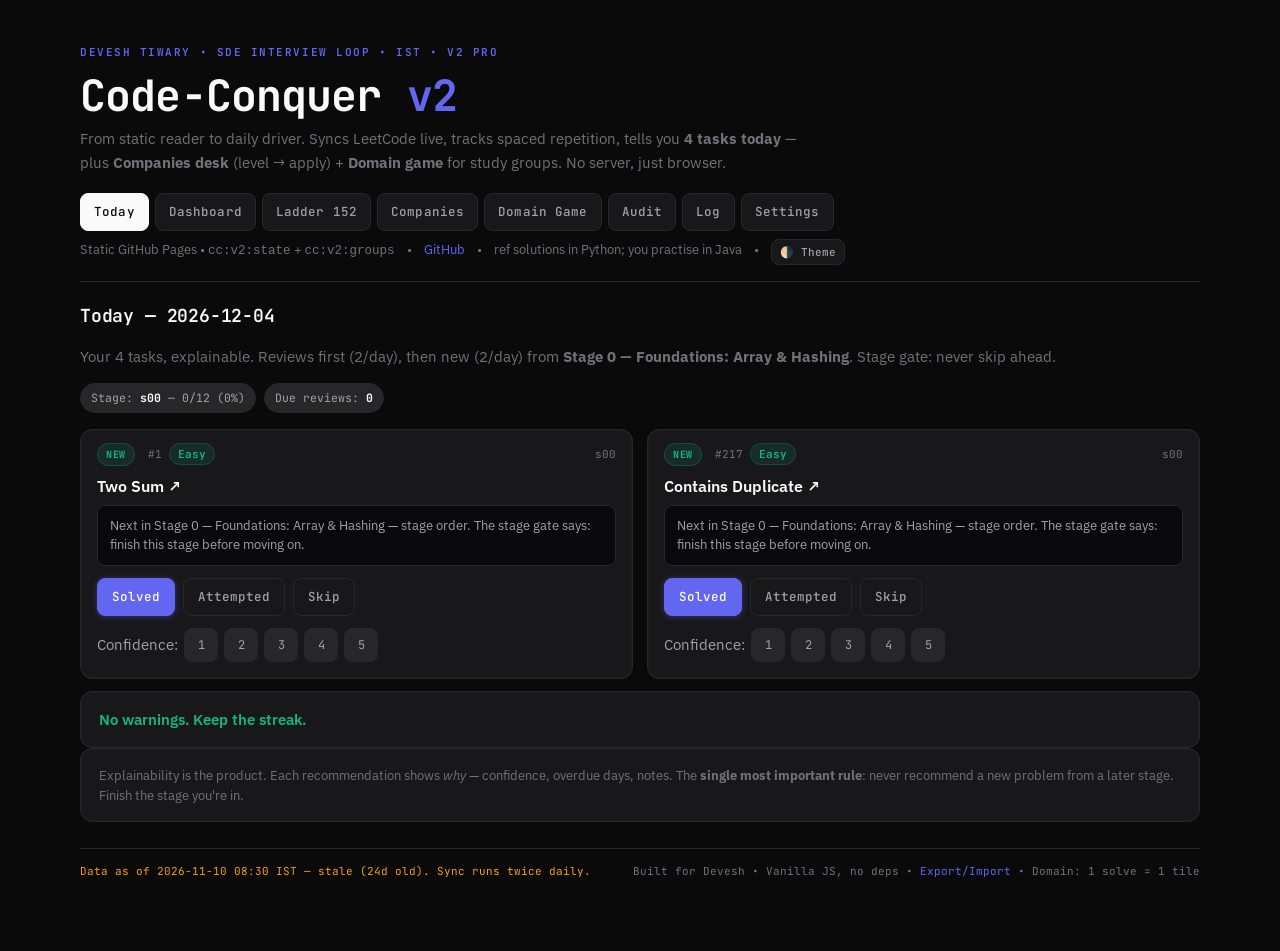
<file: index.html>
<!doctype html>
<html lang="en">
<head>
  <meta charset="utf-8">
  <meta name="viewport" content="width=device-width,initial-scale=1">
  <title>Code-Conquer v2 — Daily DSA System</title>
  <meta name="description" content="Personal DSA study system + Companies hiring desk + Domain group game.">
  <link rel="preconnect" href="https://fonts.googleapis.com">
  <link rel="preconnect" href="https://fonts.gstatic.com" crossorigin>
  <link href="https://fonts.googleapis.com/css2?family=IBM+Plex+Mono:wght@400;500;600;700&family=IBM+Plex+Sans:wght@400;500;600&family=JetBrains+Mono:wght@500&display=swap" rel="stylesheet">
  <link rel="stylesheet" href="css/style.css">
  <link rel="manifest" href="manifest.json">
  <meta name="theme-color" content="#0A0A0B">
</head>
<body>
  <div class="container">
    <header>
      <div class="eyebrow">Devesh Tiwary • SDE Interview Loop • IST • v2 Pro</div>
      <h1>Code-Conquer <span style="color:var(--accent)">v2</span></h1>
      <p class="tagline">From static reader to daily driver. Syncs LeetCode live, tracks spaced repetition, tells you <b>4 tasks today</b> — plus <b>Companies desk</b> (level → apply) + <b>Domain game</b> for study groups. No server, just browser.</p>
      <nav class="nav" aria-label="Primary">
        <a class="nav-tab" data-view="today" href="#today">Today</a>
        <a class="nav-tab" data-view="dashboard" href="#dashboard">Dashboard</a>
        <a class="nav-tab" data-view="ladder" href="#ladder">Ladder 152</a>
        <a class="nav-tab" data-view="companies" href="#companies">Companies</a>
        <a class="nav-tab" data-view="game" href="#game">Domain Game</a>
        <a class="nav-tab" data-view="audit" href="#audit">Audit</a>
        <a class="nav-tab" data-view="log" href="#log">Log</a>
        <a class="nav-tab" data-view="settings" href="#settings">Settings</a>
      </nav>
      
      <div class="muted small" style="margin-top:8px;display:flex;gap:12px;flex-wrap:wrap">
        <span>Static GitHub Pages • <code>cc:v2:state</code> + <code>cc:v2:groups</code></span>
        <span>•</span>
        <a href="https://github.com/Devesh-tiw/Code-Conquer" target="_blank">GitHub</a>
        <span>•</span>
        <span>ref solutions in Python; you practise in Java</span>
        <span>•</span>
        <button id="theme-toggle" class="btn btn-ghost" style="padding:4px 8px;font-size:11px;min-height:26px">🌗 Theme</button>
      </div>
    </header>

    <main id="app" aria-live="polite">
      <div class="card pad">Loading…</div>
    </main>

    <footer>
      <span id="footer-sync">Loading sync status…</span>
      <span>Built for Devesh • Vanilla JS, no deps • <a href="#settings">Export/Import</a> • Domain: 1 solve = 1 tile</span>
    </footer>
  </div>

  <script type="module" src="js/app.js"></script>
  <script>
    if ('serviceWorker' in navigator) {
      window.addEventListener('load', () => navigator.serviceWorker.register('./sw.js').catch(()=>{}));
    }
    // tiny theme toggle (persists)
    const t = localStorage.getItem('cc:theme');
    if (t==='light') document.documentElement.setAttribute('data-theme','light');
    document.getElementById('theme-toggle')?.addEventListener('click', ()=>{
      const cur = document.documentElement.getAttribute('data-theme')==='light' ? 'dark' : 'light';
      if (cur==='light') document.documentElement.setAttribute('data-theme','light'); else document.documentElement.removeAttribute('data-theme');
      localStorage.setItem('cc:theme', cur);
    });
  </script>
</body>
</html>
</file>
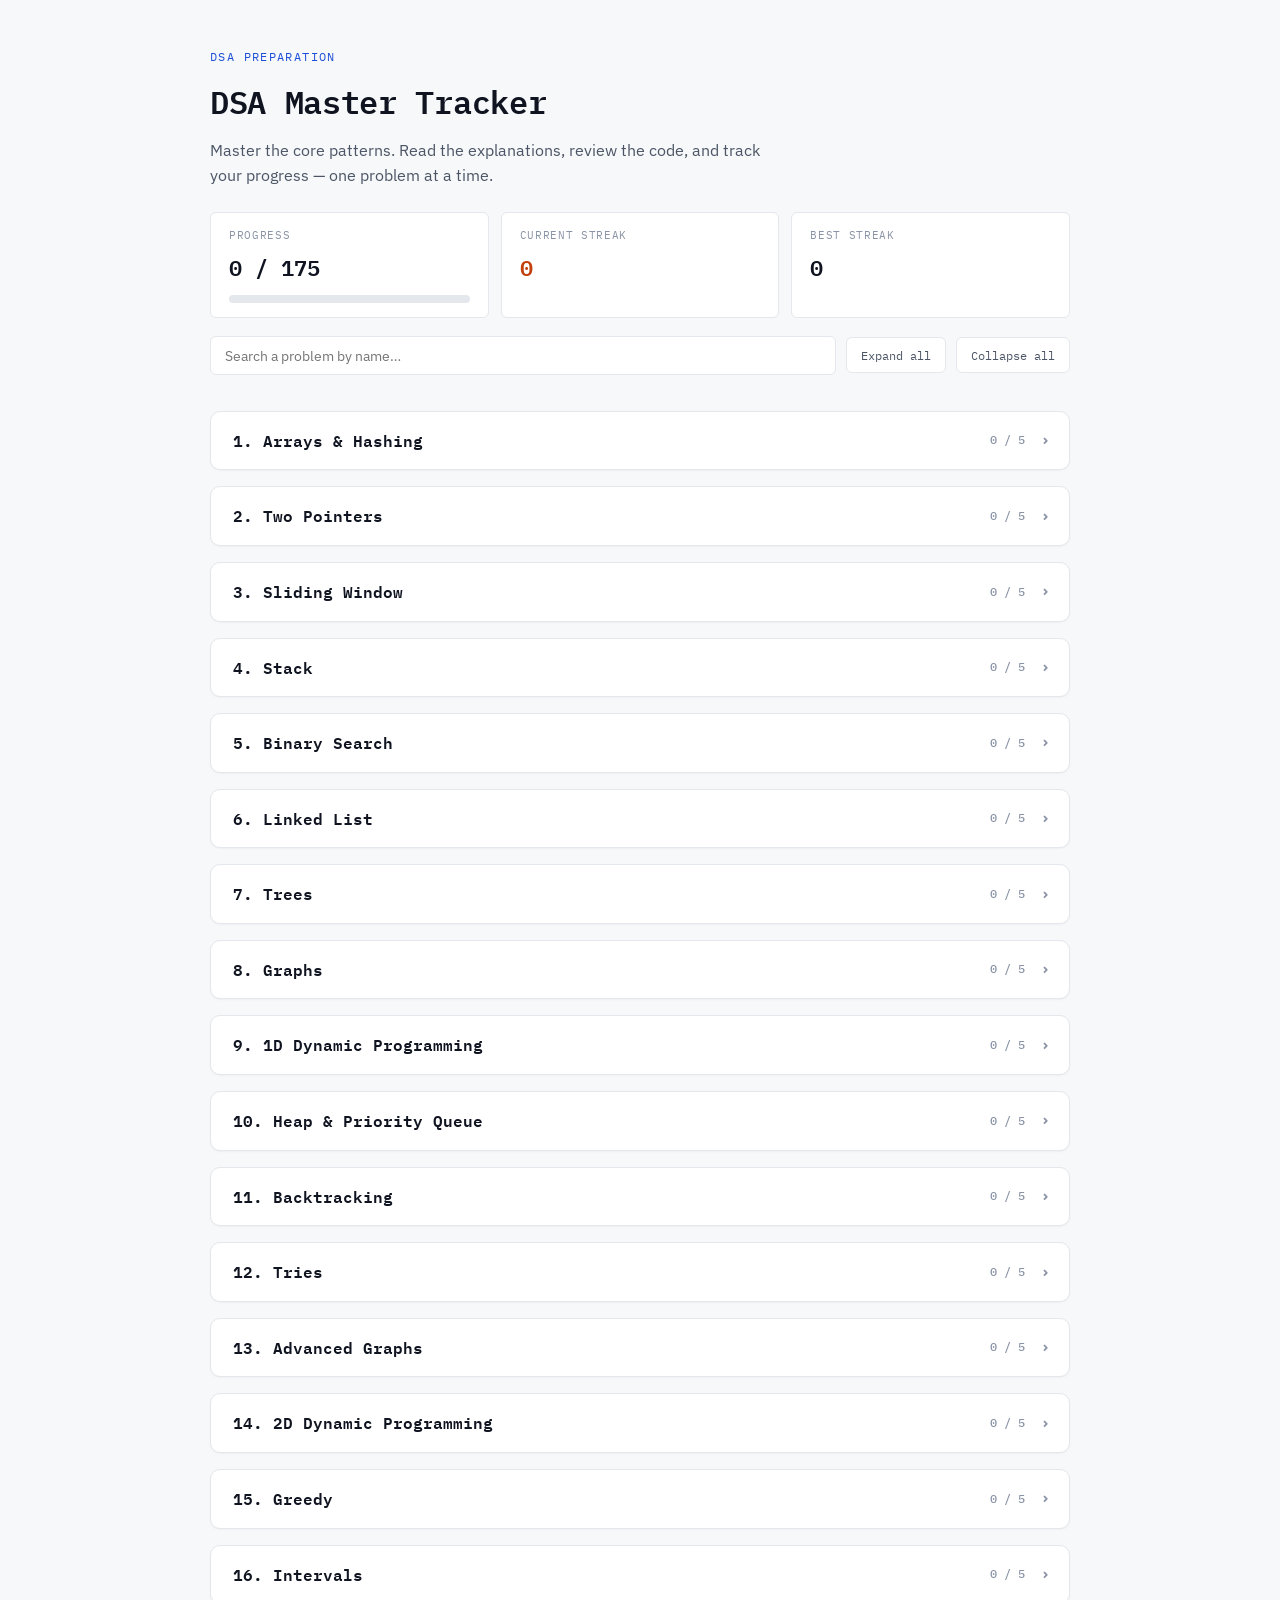
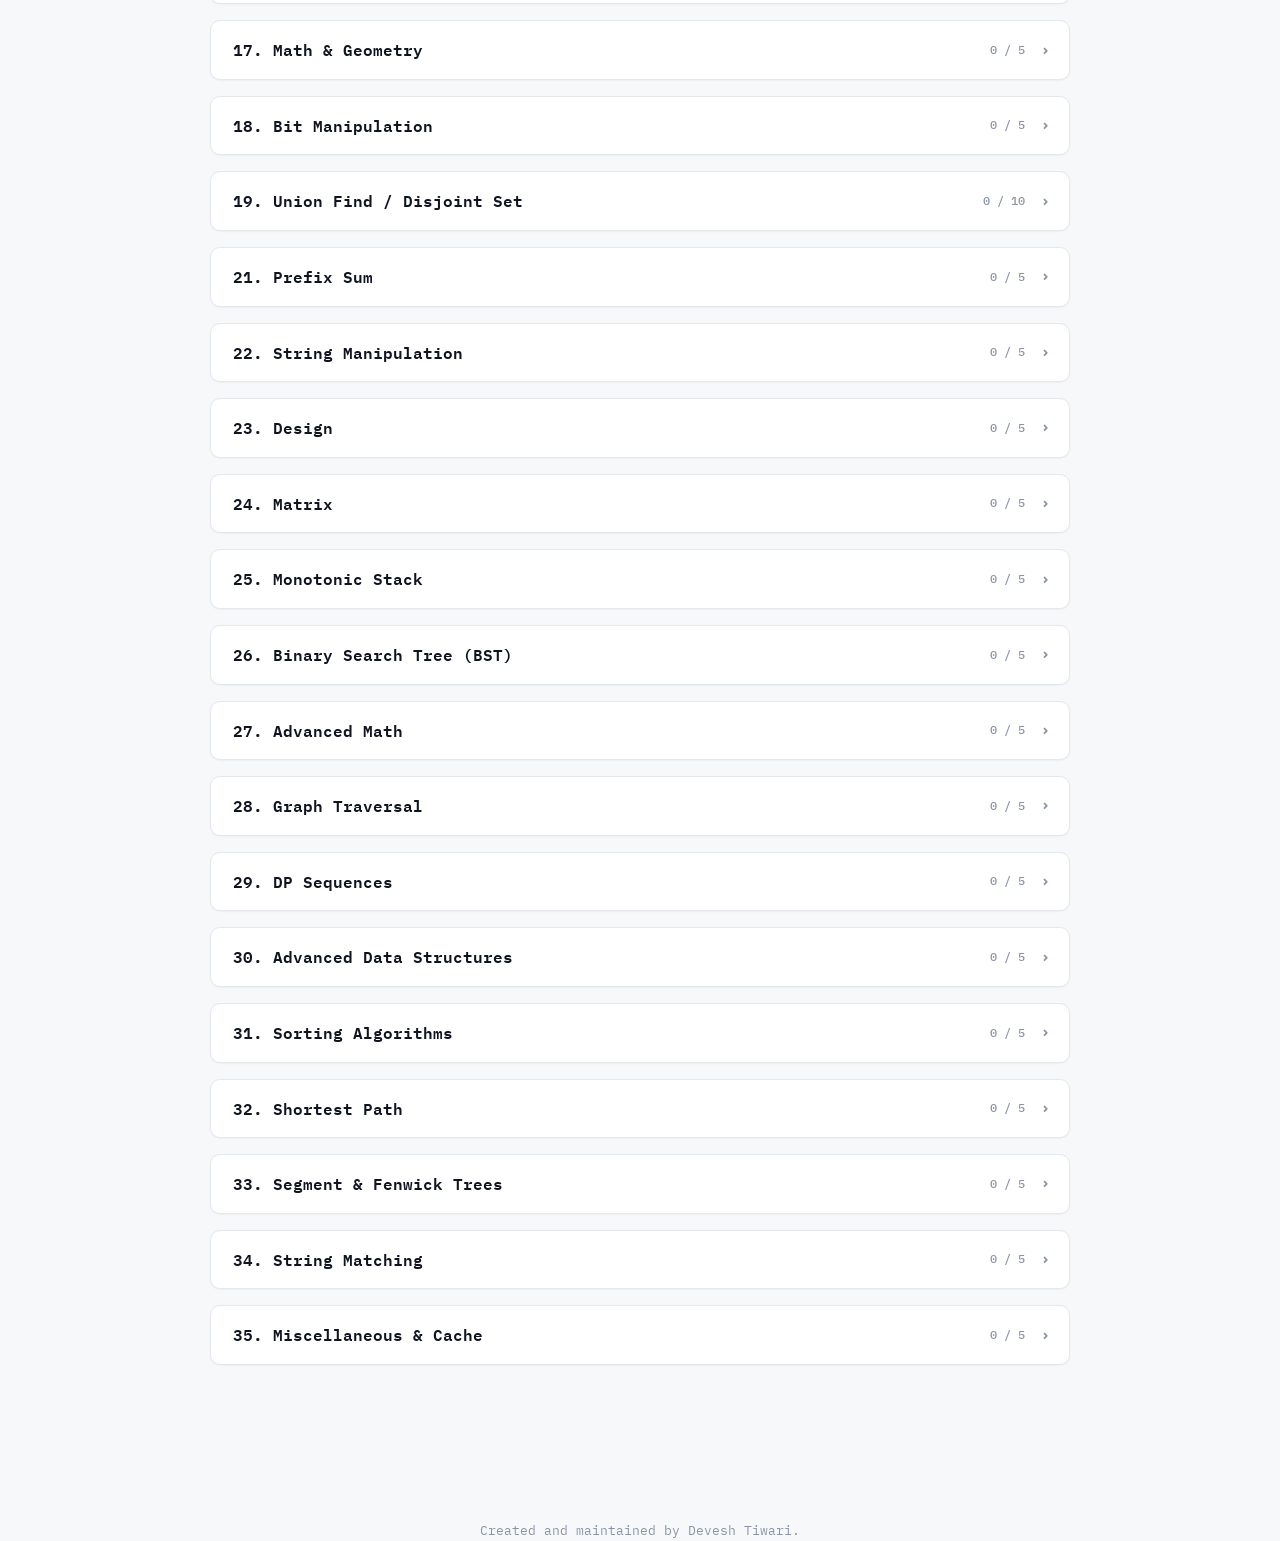
<file: main.html>
<!DOCTYPE html>
<html lang="en">

<head>
    <meta charset="UTF-8">
    <meta name="viewport" content="width=device-width, initial-scale=1.0">
    <title>DSA Master Tracker | Prepared by Devesh Tiwari</title>
    <link rel="preconnect" href="https://fonts.googleapis.com">
    <link rel="preconnect" href="https://fonts.gstatic.com" crossorigin>
    <link
        href="https://fonts.googleapis.com/css2?family=IBM+Plex+Mono:wght@400;500;600;700&family=IBM+Plex+Sans:wght@400;500;600&display=swap"
        rel="stylesheet">
    <style>
        :root {
            --bg: #F7F8FA;
            --surface: #FFFFFF;
            --border: #E4E7EC;
            --ink: #0F1420;
            --ink-2: #4B5565;
            --ink-3: #8A94A6;
            --accent: #1D4ED8;
            --accent-soft: #EEF2FF;
            --success: #15803D;
            --streak: #C2410C;
            --code-bg: #0F172A;
            --code-header-text: #94A3B8;
            --code-text: #E2E8F0;
            --radius-sm: 6px;
            --radius-md: 10px;
            --font-sans: 'IBM Plex Sans', -apple-system, BlinkMacSystemFont, "Segoe UI", Roboto, sans-serif;
            --font-mono: 'IBM Plex Mono', ui-monospace, SFMono-Regular, Menlo, Consolas, monospace;
        }

        * {
            box-sizing: border-box;
        }

        body {
            font-family: var(--font-sans);
            background-color: var(--bg);
            color: var(--ink-2);
            line-height: 1.6;
            margin: 0;
        }

        *:focus-visible {
            outline: 2px solid var(--accent);
            outline-offset: 2px;
        }

        .container {
            max-width: 900px;
            margin: 0 auto;
            padding: 48px 20px 100px;
        }

        header {
            margin-bottom: 36px;
        }

        .eyebrow {
            font-family: var(--font-mono);
            font-size: 0.72rem;
            letter-spacing: 0.12em;
            text-transform: uppercase;
            color: var(--accent);
            margin: 0 0 10px;
        }

        header h1 {
            font-family: var(--font-mono);
            font-size: 2rem;
            font-weight: 600;
            letter-spacing: -0.01em;
            color: var(--ink);
            margin: 0 0 10px;
        }

        header .tagline {
            margin: 0 0 24px;
            max-width: 560px;
            font-size: 0.98rem;
        }

        .stats-row {
            display: flex;
            gap: 12px;
            flex-wrap: wrap;
            margin-bottom: 18px;
        }

        .stat-card {
            background: var(--surface);
            border: 1px solid var(--border);
            border-radius: var(--radius-sm);
            padding: 14px 18px;
            min-width: 140px;
            flex: 1 1 160px;
        }

        .stat-card .stat-label {
            display: block;
            font-family: var(--font-mono);
            font-size: 0.68rem;
            text-transform: uppercase;
            letter-spacing: 0.06em;
            color: var(--ink-3);
            margin-bottom: 6px;
        }

        .stat-card .stat-value {
            font-family: var(--font-mono);
            font-size: 1.35rem;
            font-weight: 600;
            color: var(--ink);
        }

        .stat-card.streak .stat-value {
            color: var(--streak);
        }

        .stat-card.progress .progress-container {
            background: var(--border);
            border-radius: 999px;
            height: 8px;
            overflow: hidden;
            margin-top: 10px;
        }

        #progress-bar {
            background: var(--accent);
            height: 100%;
            width: 0%;
            transition: width 0.3s ease;
        }

        .controls-row {
            display: flex;
            gap: 10px;
            flex-wrap: wrap;
            align-items: center;
        }

        #search-input {
            font-family: var(--font-sans);
            font-size: 0.9rem;
            padding: 9px 14px;
            border: 1px solid var(--border);
            border-radius: var(--radius-sm);
            background: var(--surface);
            color: var(--ink);
            flex: 1 1 240px;
            min-width: 200px;
        }

        .btn-ghost {
            font-family: var(--font-mono);
            font-size: 0.78rem;
            padding: 9px 14px;
            border: 1px solid var(--border);
            border-radius: var(--radius-sm);
            background: var(--surface);
            color: var(--ink-2);
            cursor: pointer;
            white-space: nowrap;
            transition: border-color 150ms, color 150ms;
        }

        .btn-ghost:hover {
            border-color: var(--accent);
            color: var(--accent);
        }

        #no-results {
            font-family: var(--font-mono);
            font-size: 0.82rem;
            color: var(--ink-3);
            margin: 10px 0 0;
        }

        .topic-section {
            background: var(--surface);
            border: 1px solid var(--border);
            border-radius: var(--radius-md);
            padding: 0;
            margin-bottom: 16px;
            box-shadow: 0 1px 2px rgba(16, 20, 32, 0.04);
            overflow: hidden;
        }

        .topic-title {
            display: flex;
            align-items: center;
            gap: 10px;
            color: var(--ink);
            border-bottom: 1px solid var(--border);
            padding: 16px 22px;
            margin: 0;
            cursor: pointer;
            font-family: var(--font-mono);
            font-size: 1rem;
            font-weight: 600;
            user-select: none;
        }

        .topic-section.collapsed .topic-title {
            border-bottom: none;
        }

        .topic-title:hover {
            background: var(--bg);
        }

        .topic-title .topic-progress {
            font-family: var(--font-mono);
            font-size: 0.72rem;
            font-weight: 500;
            color: var(--ink-3);
            margin-left: auto;
        }

        .topic-title .chevron {
            font-size: 0.9rem;
            color: var(--ink-3);
            transition: transform 200ms ease;
        }

        .topic-section.collapsed .topic-title .chevron {
            transform: rotate(-90deg);
        }

        .problem-row {
            display: flex;
            align-items: center;
            gap: 14px;
            padding: 14px 22px;
            border-bottom: 1px solid var(--border);
            flex-wrap: wrap;
        }

        .custom-checkbox {
            width: 20px;
            height: 20px;
            margin: 0;
            cursor: pointer;
            accent-color: var(--success);
            flex-shrink: 0;
        }

        .problem-info {
            flex-grow: 1;
            display: flex;
            align-items: center;
            gap: 10px;
            flex-wrap: wrap;
        }

        .problem-name {
            font-family: var(--font-sans);
            font-size: 1rem;
            font-weight: 600;
            color: var(--ink);
            cursor: pointer;
            background: none;
            border: none;
            padding: 0;
            text-align: left;
            transition: color 150ms;
        }

        .problem-name:hover {
            color: var(--accent);
        }

        .solution-section {
            display: none;
            background: var(--bg);
            border-radius: 0;
            padding: 20px 22px 24px;
            margin: 0;
            border-top: 1px solid var(--border);
        }

        .solution-section.active {
            display: block;
            animation: fadeIn 200ms ease;
        }

        @keyframes fadeIn {
            from {
                opacity: 0;
            }

            to {
                opacity: 1;
            }
        }

        @media (prefers-reduced-motion: reduce) {
            .solution-section.active {
                animation: none;
            }
        }

        .solution-section h3 {
            font-family: var(--font-mono);
            font-size: 0.75rem;
            text-transform: uppercase;
            letter-spacing: 0.06em;
            font-weight: 600;
            color: var(--ink-3);
            margin: 16px 0 8px;
        }

        .solution-section h3:first-child {
            margin-top: 0;
        }

        .explanation {
            background: var(--surface);
            padding: 14px 16px;
            border-radius: 0 var(--radius-sm) var(--radius-sm) 0;
            margin-bottom: 4px;
            border: 1px solid var(--border);
            border-left: 3px solid var(--accent);
            font-size: 0.92rem;
        }

        .code-block {
            background: var(--code-bg);
            color: var(--code-text);
            padding: 14px 16px;
            border-radius: var(--radius-sm);
            font-family: var(--font-mono);
            font-size: 0.83rem;
            line-height: 1.6;
            overflow-x: auto;
            margin: 0 0 4px;
        }

        .tag {
            font-family: var(--font-mono);
            font-size: 0.7rem;
            font-weight: 600;
            letter-spacing: 0.02em;
            padding: 4px 10px;
            border-radius: 999px;
            background: var(--accent-soft);
            color: var(--accent);
            text-decoration: none;
            transition: background 150ms, color 150ms;
        }

        .tag:hover {
            background: var(--accent);
            color: #fff;
        }

        .hidden-by-search {
            display: none !important;
        }

        footer {
            text-align: center;
            margin-top: 40px;
            font-family: var(--font-mono);
            font-size: 0.8rem;
            color: var(--ink-3);
        }

        @media (max-width: 600px) {
            header h1 {
                font-size: 1.6rem;
            }

            .stat-card {
                flex: 1 1 45%;
            }
        }
    </style>
</head>

<body>
    <div class="container">
        <header>
            <p class="eyebrow">DSA Preparation</p>
            <h1>DSA Master Tracker</h1>
            <p class="tagline">Master the core patterns. Read the explanations, review the code, and track your progress
                — one problem at a time.</p>

            <div class="stats-row">
                <div class="stat-card progress">
                    <span class="stat-label">Progress</span>
                    <span class="stat-value" id="progress-text">0 / 0</span>
                    <div class="progress-container">
                        <div id="progress-bar"></div>
                    </div>
                </div>
                <div class="stat-card streak">
                    <span class="stat-label">Current Streak</span>
                    <span class="stat-value" id="streak-current">0</span>
                </div>
                <div class="stat-card">
                    <span class="stat-label">Best Streak</span>
                    <span class="stat-value" id="streak-best">0</span>
                </div>
            </div>

            <div class="controls-row">
                <input type="text" id="search-input" placeholder="Search a problem by name…"
                    aria-label="Search problems">
                <button class="btn-ghost" id="expand-all" type="button">Expand all</button>
                <button class="btn-ghost" id="collapse-all" type="button">Collapse all</button>
            </div>
            <p id="no-results" style="display:none;">No problems match your search.</p>
        </header>

        <!-- TOPIC 1: ARRAYS & HASHING -->
        <div class="topic-section">
            <h2 class="topic-title">1. Arrays & Hashing</h2>

            <div class="problem-row">
                <input type="checkbox" class="custom-checkbox progress-cb" id="prob-1">
                <div class="problem-info">
                    <button class="problem-name" onclick="toggleSolution('sol-1')">1. Contains Duplicate</button>
                    <a href="https://leetcode.com/problems/contains-duplicate/" target="_blank" class="tag">LeetCode</a>
                </div>
            </div>
            <div id="sol-1" class="solution-section">
                <h3>Explanation</h3>
                <div class="explanation">Write your logic here...</div>
                <h3>Python</h3>
                <pre class="code-block"><code># Code here...</code></pre>
                <h3>Java</h3>
                <pre class="code-block"><code>// Code here...</code></pre>
            </div>

            <div class="problem-row">
                <input type="checkbox" class="custom-checkbox progress-cb" id="prob-2">
                <div class="problem-info">
                    <button class="problem-name" onclick="toggleSolution('sol-2')">2. Valid Anagram</button>
                    <a href="https://leetcode.com/problems/valid-anagram/" target="_blank" class="tag">LeetCode</a>
                </div>
            </div>
            <div id="sol-2" class="solution-section">
                <h3>Explanation</h3>
                <div class="explanation">Write your logic here...</div>
                <h3>Python</h3>
                <pre class="code-block"><code># Code here...</code></pre>
                <h3>Java</h3>
                <pre class="code-block"><code>// Code here...</code></pre>
            </div>

            <div class="problem-row">
                <input type="checkbox" class="custom-checkbox progress-cb" id="prob-3">
                <div class="problem-info">
                    <button class="problem-name" onclick="toggleSolution('sol-3')">3. Two Sum</button>
                    <a href="https://leetcode.com/problems/two-sum/" target="_blank" class="tag">LeetCode</a>
                </div>
            </div>
            <div id="sol-3" class="solution-section">
                <h3>Explanation</h3>
                <div class="explanation">Write your logic here...</div>
                <h3>Python</h3>
                <pre class="code-block"><code># Code here...</code></pre>
                <h3>Java</h3>
                <pre class="code-block"><code>// Code here...</code></pre>
            </div>

            <div class="problem-row">
                <input type="checkbox" class="custom-checkbox progress-cb" id="prob-4">
                <div class="problem-info">
                    <button class="problem-name" onclick="toggleSolution('sol-4')">4. Group Anagrams</button>
                    <a href="https://leetcode.com/problems/group-anagrams/" target="_blank" class="tag">LeetCode</a>
                </div>
            </div>
            <div id="sol-4" class="solution-section">
                <h3>Explanation</h3>
                <div class="explanation">Write your logic here...</div>
                <h3>Python</h3>
                <pre class="code-block"><code># Code here...</code></pre>
                <h3>Java</h3>
                <pre class="code-block"><code>// Code here...</code></pre>
            </div>

            <div class="problem-row">
                <input type="checkbox" class="custom-checkbox progress-cb" id="prob-5">
                <div class="problem-info">
                    <button class="problem-name" onclick="toggleSolution('sol-5')">5. Top K Frequent Elements</button>
                    <a href="https://leetcode.com/problems/top-k-frequent-elements/" target="_blank"
                        class="tag">LeetCode</a>
                </div>
            </div>
            <div id="sol-5" class="solution-section">
                <h3>Explanation</h3>
                <div class="explanation">Write your logic here...</div>
                <h3>Python</h3>
                <pre class="code-block"><code># Code here...</code></pre>
                <h3>Java</h3>
                <pre class="code-block"><code>// Code here...</code></pre>
            </div>
        </div>

        <!-- TOPIC 2: TWO POINTERS -->
        <div class="topic-section">
            <h2 class="topic-title">2. Two Pointers</h2>

            <div class="problem-row">
                <input type="checkbox" class="custom-checkbox progress-cb" id="prob-6">
                <div class="problem-info">
                    <button class="problem-name" onclick="toggleSolution('sol-6')">6. Valid Palindrome</button>
                    <a href="https://leetcode.com/problems/valid-palindrome/" target="_blank" class="tag">LeetCode</a>
                </div>
            </div>
            <div id="sol-6" class="solution-section">
                <h3>Explanation</h3>
                <div class="explanation">Write logic here...</div>
                <h3>Python</h3>
                <pre class="code-block"><code># Code here...</code></pre>
                <h3>Java</h3>
                <pre class="code-block"><code>// Code here...</code></pre>
            </div>

            <div class="problem-row">
                <input type="checkbox" class="custom-checkbox progress-cb" id="prob-7">
                <div class="problem-info">
                    <button class="problem-name" onclick="toggleSolution('sol-7')">7. Two Sum II</button>
                    <a href="https://leetcode.com/problems/two-sum-ii-input-array-is-sorted/" target="_blank"
                        class="tag">LeetCode</a>
                </div>
            </div>
            <div id="sol-7" class="solution-section">
                <h3>Explanation</h3>
                <div class="explanation">Write logic here...</div>
                <h3>Python</h3>
                <pre class="code-block"><code># Code here...</code></pre>
                <h3>Java</h3>
                <pre class="code-block"><code>// Code here...</code></pre>
            </div>

            <div class="problem-row">
                <input type="checkbox" class="custom-checkbox progress-cb" id="prob-8">
                <div class="problem-info">
                    <button class="problem-name" onclick="toggleSolution('sol-8')">8. 3Sum</button>
                    <a href="https://leetcode.com/problems/3sum/" target="_blank" class="tag">LeetCode</a>
                </div>
            </div>
            <div id="sol-8" class="solution-section">
                <h3>Explanation</h3>
                <div class="explanation">Write logic here...</div>
                <h3>Python</h3>
                <pre class="code-block"><code># Code here...</code></pre>
                <h3>Java</h3>
                <pre class="code-block"><code>// Code here...</code></pre>
            </div>

            <div class="problem-row">
                <input type="checkbox" class="custom-checkbox progress-cb" id="prob-9">
                <div class="problem-info">
                    <button class="problem-name" onclick="toggleSolution('sol-9')">9. Container With Most Water</button>
                    <a href="https://leetcode.com/problems/container-with-most-water/" target="_blank"
                        class="tag">LeetCode</a>
                </div>
            </div>
            <div id="sol-9" class="solution-section">
                <h3>Explanation</h3>
                <div class="explanation">Write logic here...</div>
                <h3>Python</h3>
                <pre class="code-block"><code># Code here...</code></pre>
                <h3>Java</h3>
                <pre class="code-block"><code>// Code here...</code></pre>
            </div>

            <div class="problem-row">
                <input type="checkbox" class="custom-checkbox progress-cb" id="prob-10">
                <div class="problem-info">
                    <button class="problem-name" onclick="toggleSolution('sol-10')">10. Trapping Rain Water</button>
                    <a href="https://leetcode.com/problems/trapping-rain-water/" target="_blank"
                        class="tag">LeetCode</a>
                </div>
            </div>
            <div id="sol-10" class="solution-section">
                <h3>Explanation</h3>
                <div class="explanation">Write logic here...</div>
                <h3>Python</h3>
                <pre class="code-block"><code># Code here...</code></pre>
                <h3>Java</h3>
                <pre class="code-block"><code>// Code here...</code></pre>
            </div>
        </div>

        <!-- TOPIC 3: SLIDING WINDOW -->
        <div class="topic-section">
            <h2 class="topic-title">3. Sliding Window</h2>

            <div class="problem-row">
                <input type="checkbox" class="custom-checkbox progress-cb" id="prob-11">
                <div class="problem-info">
                    <button class="problem-name" onclick="toggleSolution('sol-11')">11. Best Time to Buy and Sell
                        Stock</button>
                    <a href="https://leetcode.com/problems/best-time-to-buy-and-sell-stock/" target="_blank"
                        class="tag">LeetCode</a>
                </div>
            </div>
            <div id="sol-11" class="solution-section">
                <h3>Explanation</h3>
                <div class="explanation">Write logic here...</div>
                <h3>Python</h3>
                <pre class="code-block"><code># Code here...</code></pre>
            </div>

            <div class="problem-row">
                <input type="checkbox" class="custom-checkbox progress-cb" id="prob-12">
                <div class="problem-info">
                    <button class="problem-name" onclick="toggleSolution('sol-12')">12. Longest Substring Without
                        Repeating Characters</button>
                    <a href="https://leetcode.com/problems/longest-substring-without-repeating-characters/"
                        target="_blank" class="tag">LeetCode</a>
                </div>
            </div>
            <div id="sol-12" class="solution-section">
                <h3>Explanation</h3>
                <div class="explanation">Write logic here...</div>
                <h3>Python</h3>
                <pre class="code-block"><code># Code here...</code></pre>
            </div>

            <div class="problem-row">
                <input type="checkbox" class="custom-checkbox progress-cb" id="prob-13">
                <div class="problem-info">
                    <button class="problem-name" onclick="toggleSolution('sol-13')">13. Longest Repeating Character
                        Replacement</button>
                    <a href="https://leetcode.com/problems/longest-repeating-character-replacement/" target="_blank"
                        class="tag">LeetCode</a>
                </div>
            </div>
            <div id="sol-13" class="solution-section">
                <h3>Explanation</h3>
                <div class="explanation">Write logic here...</div>
                <h3>Python</h3>
                <pre class="code-block"><code># Code here...</code></pre>
            </div>

            <div class="problem-row">
                <input type="checkbox" class="custom-checkbox progress-cb" id="prob-14">
                <div class="problem-info">
                    <button class="problem-name" onclick="toggleSolution('sol-14')">14. Permutation in String</button>
                    <a href="https://leetcode.com/problems/permutation-in-string/" target="_blank"
                        class="tag">LeetCode</a>
                </div>
            </div>
            <div id="sol-14" class="solution-section">
                <h3>Explanation</h3>
                <div class="explanation">Write logic here...</div>
                <h3>Python</h3>
                <pre class="code-block"><code># Code here...</code></pre>
            </div>

            <div class="problem-row">
                <input type="checkbox" class="custom-checkbox progress-cb" id="prob-15">
                <div class="problem-info">
                    <button class="problem-name" onclick="toggleSolution('sol-15')">15. Minimum Window
                        Substring</button>
                    <a href="https://leetcode.com/problems/minimum-window-substring/" target="_blank"
                        class="tag">LeetCode</a>
                </div>
            </div>
            <div id="sol-15" class="solution-section">
                <h3>Explanation</h3>
                <div class="explanation">Write logic here...</div>
                <h3>Python</h3>
                <pre class="code-block"><code># Code here...</code></pre>
            </div>
        </div>

        <!-- TOPIC 4: STACK -->
        <div class="topic-section">
            <h2 class="topic-title">4. Stack</h2>

            <div class="problem-row">
                <input type="checkbox" class="custom-checkbox progress-cb" id="prob-16">
                <div class="problem-info">
                    <button class="problem-name" onclick="toggleSolution('sol-16')">16. Valid Parentheses</button>
                    <a href="https://leetcode.com/problems/valid-parentheses/" target="_blank" class="tag">LeetCode</a>
                </div>
            </div>
            <div id="sol-16" class="solution-section">
                <h3>Explanation</h3>
                <div class="explanation">Write logic here...</div>
                <h3>Python</h3>
                <pre class="code-block"><code># Code here...</code></pre>
            </div>

            <div class="problem-row">
                <input type="checkbox" class="custom-checkbox progress-cb" id="prob-17">
                <div class="problem-info">
                    <button class="problem-name" onclick="toggleSolution('sol-17')">17. Min Stack</button>
                    <a href="https://leetcode.com/problems/min-stack/" target="_blank" class="tag">LeetCode</a>
                </div>
            </div>
            <div id="sol-17" class="solution-section">
                <h3>Explanation</h3>
                <div class="explanation">Write logic here...</div>
                <h3>Python</h3>
                <pre class="code-block"><code># Code here...</code></pre>
            </div>

            <div class="problem-row">
                <input type="checkbox" class="custom-checkbox progress-cb" id="prob-18">
                <div class="problem-info">
                    <button class="problem-name" onclick="toggleSolution('sol-18')">18. Evaluate Reverse Polish
                        Notation</button>
                    <a href="https://leetcode.com/problems/evaluate-reverse-polish-notation/" target="_blank"
                        class="tag">LeetCode</a>
                </div>
            </div>
            <div id="sol-18" class="solution-section">
                <h3>Explanation</h3>
                <div class="explanation">Write logic here...</div>
                <h3>Python</h3>
                <pre class="code-block"><code># Code here...</code></pre>
            </div>

            <div class="problem-row">
                <input type="checkbox" class="custom-checkbox progress-cb" id="prob-19">
                <div class="problem-info">
                    <button class="problem-name" onclick="toggleSolution('sol-19')">19. Generate Parentheses</button>
                    <a href="https://leetcode.com/problems/generate-parentheses/" target="_blank"
                        class="tag">LeetCode</a>
                </div>
            </div>
            <div id="sol-19" class="solution-section">
                <h3>Explanation</h3>
                <div class="explanation">Write logic here...</div>
                <h3>Python</h3>
                <pre class="code-block"><code># Code here...</code></pre>
            </div>

            <div class="problem-row">
                <input type="checkbox" class="custom-checkbox progress-cb" id="prob-20">
                <div class="problem-info">
                    <button class="problem-name" onclick="toggleSolution('sol-20')">20. Daily Temperatures</button>
                    <a href="https://leetcode.com/problems/daily-temperatures/" target="_blank" class="tag">LeetCode</a>
                </div>
            </div>
            <div id="sol-20" class="solution-section">
                <h3>Explanation</h3>
                <div class="explanation">Write logic here...</div>
                <h3>Python</h3>
                <pre class="code-block"><code># Code here...</code></pre>
            </div>
        </div>

        <!-- TOPIC 5: BINARY SEARCH -->
        <div class="topic-section">
            <h2 class="topic-title">5. Binary Search</h2>

            <div class="problem-row">
                <input type="checkbox" class="custom-checkbox progress-cb" id="prob-21">
                <div class="problem-info">
                    <button class="problem-name" onclick="toggleSolution('sol-21')">21. Binary Search</button>
                    <a href="https://leetcode.com/problems/binary-search/" target="_blank" class="tag">LeetCode</a>
                </div>
            </div>
            <div id="sol-21" class="solution-section">
                <h3>Explanation</h3>
                <div class="explanation">Write logic here...</div>
                <h3>Python</h3>
                <pre class="code-block"><code># Code here...</code></pre>
            </div>

            <div class="problem-row">
                <input type="checkbox" class="custom-checkbox progress-cb" id="prob-22">
                <div class="problem-info">
                    <button class="problem-name" onclick="toggleSolution('sol-22')">22. Search a 2D Matrix</button>
                    <a href="https://leetcode.com/problems/search-a-2d-matrix/" target="_blank" class="tag">LeetCode</a>
                </div>
            </div>
            <div id="sol-22" class="solution-section">
                <h3>Explanation</h3>
                <div class="explanation">Write logic here...</div>
                <h3>Python</h3>
                <pre class="code-block"><code># Code here...</code></pre>
            </div>

            <div class="problem-row">
                <input type="checkbox" class="custom-checkbox progress-cb" id="prob-23">
                <div class="problem-info">
                    <button class="problem-name" onclick="toggleSolution('sol-23')">23. Koko Eating Bananas</button>
                    <a href="https://leetcode.com/problems/koko-eating-bananas/" target="_blank"
                        class="tag">LeetCode</a>
                </div>
            </div>
            <div id="sol-23" class="solution-section">
                <h3>Explanation</h3>
                <div class="explanation">Write logic here...</div>
                <h3>Python</h3>
                <pre class="code-block"><code># Code here...</code></pre>
            </div>

            <div class="problem-row">
                <input type="checkbox" class="custom-checkbox progress-cb" id="prob-24">
                <div class="problem-info">
                    <button class="problem-name" onclick="toggleSolution('sol-24')">24. Find Minimum in Rotated Sorted
                        Array</button>
                    <a href="https://leetcode.com/problems/find-minimum-in-rotated-sorted-array/" target="_blank"
                        class="tag">LeetCode</a>
                </div>
            </div>
            <div id="sol-24" class="solution-section">
                <h3>Explanation</h3>
                <div class="explanation">Write logic here...</div>
                <h3>Python</h3>
                <pre class="code-block"><code># Code here...</code></pre>
            </div>

            <div class="problem-row">
                <input type="checkbox" class="custom-checkbox progress-cb" id="prob-25">
                <div class="problem-info">
                    <button class="problem-name" onclick="toggleSolution('sol-25')">25. Search in Rotated Sorted
                        Array</button>
                    <a href="https://leetcode.com/problems/search-in-rotated-sorted-array/" target="_blank"
                        class="tag">LeetCode</a>
                </div>
            </div>
            <div id="sol-25" class="solution-section">
                <h3>Explanation</h3>
                <div class="explanation">Write logic here...</div>
                <h3>Python</h3>
                <pre class="code-block"><code># Code here...</code></pre>
            </div>
        </div>

        <!-- TOPIC 6: LINKED LIST -->
        <div class="topic-section">
            <h2 class="topic-title">6. Linked List</h2>

            <div class="problem-row">
                <input type="checkbox" class="custom-checkbox progress-cb" id="prob-26">
                <div class="problem-info">
                    <button class="problem-name" onclick="toggleSolution('sol-26')">26. Reverse Linked List</button>
                    <a href="https://leetcode.com/problems/reverse-linked-list/" target="_blank"
                        class="tag">LeetCode</a>
                </div>
            </div>
            <div id="sol-26" class="solution-section">
                <h3>Explanation</h3>
                <div class="explanation">Write logic here...</div>
                <h3>Python</h3>
                <pre class="code-block"><code># Code here...</code></pre>
            </div>

            <div class="problem-row">
                <input type="checkbox" class="custom-checkbox progress-cb" id="prob-27">
                <div class="problem-info">
                    <button class="problem-name" onclick="toggleSolution('sol-27')">27. Merge Two Sorted Lists</button>
                    <a href="https://leetcode.com/problems/merge-two-sorted-lists/" target="_blank"
                        class="tag">LeetCode</a>
                </div>
            </div>
            <div id="sol-27" class="solution-section">
                <h3>Explanation</h3>
                <div class="explanation">Write logic here...</div>
                <h3>Python</h3>
                <pre class="code-block"><code># Code here...</code></pre>
            </div>

            <div class="problem-row">
                <input type="checkbox" class="custom-checkbox progress-cb" id="prob-28">
                <div class="problem-info">
                    <button class="problem-name" onclick="toggleSolution('sol-28')">28. Reorder List</button>
                    <a href="https://leetcode.com/problems/reorder-list/" target="_blank" class="tag">LeetCode</a>
                </div>
            </div>
            <div id="sol-28" class="solution-section">
                <h3>Explanation</h3>
                <div class="explanation">Write logic here...</div>
                <h3>Python</h3>
                <pre class="code-block"><code># Code here...</code></pre>
            </div>

            <div class="problem-row">
                <input type="checkbox" class="custom-checkbox progress-cb" id="prob-29">
                <div class="problem-info">
                    <button class="problem-name" onclick="toggleSolution('sol-29')">29. Remove Nth Node From End of
                        List</button>
                    <a href="https://leetcode.com/problems/remove-nth-node-from-end-of-list/" target="_blank"
                        class="tag">LeetCode</a>
                </div>
            </div>
            <div id="sol-29" class="solution-section">
                <h3>Explanation</h3>
                <div class="explanation">Write logic here...</div>
                <h3>Python</h3>
                <pre class="code-block"><code># Code here...</code></pre>
            </div>

            <div class="problem-row">
                <input type="checkbox" class="custom-checkbox progress-cb" id="prob-30">
                <div class="problem-info">
                    <button class="problem-name" onclick="toggleSolution('sol-30')">30. Linked List Cycle</button>
                    <a href="https://leetcode.com/problems/linked-list-cycle/" target="_blank" class="tag">LeetCode</a>
                </div>
            </div>
            <div id="sol-30" class="solution-section">
                <h3>Explanation</h3>
                <div class="explanation">Write logic here...</div>
                <h3>Python</h3>
                <pre class="code-block"><code># Code here...</code></pre>
            </div>
        </div>

        <!-- TOPIC 7: TREES -->
        <div class="topic-section">
            <h2 class="topic-title">7. Trees</h2>

            <div class="problem-row">
                <input type="checkbox" class="custom-checkbox progress-cb" id="prob-31">
                <div class="problem-info">
                    <button class="problem-name" onclick="toggleSolution('sol-31')">31. Invert Binary Tree</button>
                    <a href="https://leetcode.com/problems/invert-binary-tree/" target="_blank" class="tag">LeetCode</a>
                </div>
            </div>
            <div id="sol-31" class="solution-section">
                <h3>Explanation</h3>
                <div class="explanation">Write logic here...</div>
                <h3>Python</h3>
                <pre class="code-block"><code># Code here...</code></pre>
            </div>

            <div class="problem-row">
                <input type="checkbox" class="custom-checkbox progress-cb" id="prob-32">
                <div class="problem-info">
                    <button class="problem-name" onclick="toggleSolution('sol-32')">32. Maximum Depth of Binary
                        Tree</button>
                    <a href="https://leetcode.com/problems/maximum-depth-of-binary-tree/" target="_blank"
                        class="tag">LeetCode</a>
                </div>
            </div>
            <div id="sol-32" class="solution-section">
                <h3>Explanation</h3>
                <div class="explanation">Write logic here...</div>
                <h3>Python</h3>
                <pre class="code-block"><code># Code here...</code></pre>
            </div>

            <div class="problem-row">
                <input type="checkbox" class="custom-checkbox progress-cb" id="prob-33">
                <div class="problem-info">
                    <button class="problem-name" onclick="toggleSolution('sol-33')">33. Diameter of Binary Tree</button>
                    <a href="https://leetcode.com/problems/diameter-of-binary-tree/" target="_blank"
                        class="tag">LeetCode</a>
                </div>
            </div>
            <div id="sol-33" class="solution-section">
                <h3>Explanation</h3>
                <div class="explanation">Write logic here...</div>
                <h3>Python</h3>
                <pre class="code-block"><code># Code here...</code></pre>
            </div>

            <div class="problem-row">
                <input type="checkbox" class="custom-checkbox progress-cb" id="prob-34">
                <div class="problem-info">
                    <button class="problem-name" onclick="toggleSolution('sol-34')">34. Balanced Binary Tree</button>
                    <a href="https://leetcode.com/problems/balanced-binary-tree/" target="_blank"
                        class="tag">LeetCode</a>
                </div>
            </div>
            <div id="sol-34" class="solution-section">
                <h3>Explanation</h3>
                <div class="explanation">Write logic here...</div>
                <h3>Python</h3>
                <pre class="code-block"><code># Code here...</code></pre>
            </div>

            <div class="problem-row">
                <input type="checkbox" class="custom-checkbox progress-cb" id="prob-35">
                <div class="problem-info">
                    <button class="problem-name" onclick="toggleSolution('sol-35')">35. Same Tree</button>
                    <a href="https://leetcode.com/problems/same-tree/" target="_blank" class="tag">LeetCode</a>
                </div>
            </div>
            <div id="sol-35" class="solution-section">
                <h3>Explanation</h3>
                <div class="explanation">Write logic here...</div>
                <h3>Python</h3>
                <pre class="code-block"><code># Code here...</code></pre>
            </div>
        </div>

        <!-- TOPIC 8: GRAPHS -->
        <div class="topic-section">
            <h2 class="topic-title">8. Graphs</h2>

            <div class="problem-row">
                <input type="checkbox" class="custom-checkbox progress-cb" id="prob-36">
                <div class="problem-info">
                    <button class="problem-name" onclick="toggleSolution('sol-36')">36. Number of Islands</button>
                    <a href="https://leetcode.com/problems/number-of-islands/" target="_blank" class="tag">LeetCode</a>
                </div>
            </div>
            <div id="sol-36" class="solution-section">
                <h3>Explanation</h3>
                <div class="explanation">Write logic here...</div>
                <h3>Python</h3>
                <pre class="code-block"><code># Code here...</code></pre>
            </div>

            <div class="problem-row">
                <input type="checkbox" class="custom-checkbox progress-cb" id="prob-37">
                <div class="problem-info">
                    <button class="problem-name" onclick="toggleSolution('sol-37')">37. Clone Graph</button>
                    <a href="https://leetcode.com/problems/clone-graph/" target="_blank" class="tag">LeetCode</a>
                </div>
            </div>
            <div id="sol-37" class="solution-section">
                <h3>Explanation</h3>
                <div class="explanation">Write logic here...</div>
                <h3>Python</h3>
                <pre class="code-block"><code># Code here...</code></pre>
            </div>

            <div class="problem-row">
                <input type="checkbox" class="custom-checkbox progress-cb" id="prob-38">
                <div class="problem-info">
                    <button class="problem-name" onclick="toggleSolution('sol-38')">38. Max Area of Island</button>
                    <a href="https://leetcode.com/problems/max-area-of-island/" target="_blank" class="tag">LeetCode</a>
                </div>
            </div>
            <div id="sol-38" class="solution-section">
                <h3>Explanation</h3>
                <div class="explanation">Write logic here...</div>
                <h3>Python</h3>
                <pre class="code-block"><code># Code here...</code></pre>
            </div>

            <div class="problem-row">
                <input type="checkbox" class="custom-checkbox progress-cb" id="prob-39">
                <div class="problem-info">
                    <button class="problem-name" onclick="toggleSolution('sol-39')">39. Pacific Atlantic Water
                        Flow</button>
                    <a href="https://leetcode.com/problems/pacific-atlantic-water-flow/" target="_blank"
                        class="tag">LeetCode</a>
                </div>
            </div>
            <div id="sol-39" class="solution-section">
                <h3>Explanation</h3>
                <div class="explanation">Write logic here...</div>
                <h3>Python</h3>
                <pre class="code-block"><code># Code here...</code></pre>
            </div>

            <div class="problem-row">
                <input type="checkbox" class="custom-checkbox progress-cb" id="prob-40">
                <div class="problem-info">
                    <button class="problem-name" onclick="toggleSolution('sol-40')">40. Course Schedule</button>
                    <a href="https://leetcode.com/problems/course-schedule/" target="_blank" class="tag">LeetCode</a>
                </div>
            </div>
            <div id="sol-40" class="solution-section">
                <h3>Explanation</h3>
                <div class="explanation">Write logic here...</div>
                <h3>Python</h3>
                <pre class="code-block"><code># Code here...</code></pre>
            </div>
        </div>

        <!-- TOPIC 9: 1D DYNAMIC PROGRAMMING -->
        <div class="topic-section">
            <h2 class="topic-title">9. 1D Dynamic Programming</h2>

            <div class="problem-row">
                <input type="checkbox" class="custom-checkbox progress-cb" id="prob-41">
                <div class="problem-info">
                    <button class="problem-name" onclick="toggleSolution('sol-41')">41. Climbing Stairs</button>
                    <a href="https://leetcode.com/problems/climbing-stairs/" target="_blank" class="tag">LeetCode</a>
                </div>
            </div>
            <div id="sol-41" class="solution-section">
                <h3>Explanation</h3>
                <div class="explanation">Write logic here...</div>
                <h3>Python</h3>
                <pre class="code-block"><code># Code here...</code></pre>
            </div>

            <div class="problem-row">
                <input type="checkbox" class="custom-checkbox progress-cb" id="prob-42">
                <div class="problem-info">
                    <button class="problem-name" onclick="toggleSolution('sol-42')">42. Min Cost Climbing
                        Stairs</button>
                    <a href="https://leetcode.com/problems/min-cost-climbing-stairs/" target="_blank"
                        class="tag">LeetCode</a>
                </div>
            </div>
            <div id="sol-42" class="solution-section">
                <h3>Explanation</h3>
                <div class="explanation">Write logic here...</div>
                <h3>Python</h3>
                <pre class="code-block"><code># Code here...</code></pre>
            </div>

            <div class="problem-row">
                <input type="checkbox" class="custom-checkbox progress-cb" id="prob-43">
                <div class="problem-info">
                    <button class="problem-name" onclick="toggleSolution('sol-43')">43. House Robber</button>
                    <a href="https://leetcode.com/problems/house-robber/" target="_blank" class="tag">LeetCode</a>
                </div>
            </div>
            <div id="sol-43" class="solution-section">
                <h3>Explanation</h3>
                <div class="explanation">Write logic here...</div>
                <h3>Python</h3>
                <pre class="code-block"><code># Code here...</code></pre>
            </div>

            <div class="problem-row">
                <input type="checkbox" class="custom-checkbox progress-cb" id="prob-44">
                <div class="problem-info">
                    <button class="problem-name" onclick="toggleSolution('sol-44')">44. House Robber II</button>
                    <a href="https://leetcode.com/problems/house-robber-ii/" target="_blank" class="tag">LeetCode</a>
                </div>
            </div>
            <div id="sol-44" class="solution-section">
                <h3>Explanation</h3>
                <div class="explanation">Write logic here...</div>
                <h3>Python</h3>
                <pre class="code-block"><code># Code here...</code></pre>
            </div>

            <div class="problem-row">
                <input type="checkbox" class="custom-checkbox progress-cb" id="prob-45">
                <div class="problem-info">
                    <button class="problem-name" onclick="toggleSolution('sol-45')">45. Longest Palindromic
                        Substring</button>
                    <a href="https://leetcode.com/problems/longest-palindromic-substring/" target="_blank"
                        class="tag">LeetCode</a>
                </div>
            </div>
            <div id="sol-45" class="solution-section">
                <h3>Explanation</h3>
                <div class="explanation">Write logic here...</div>
                <h3>Python</h3>
                <pre class="code-block"><code># Code here...</code></pre>
            </div>
        </div>

        <!-- TOPIC 10: HEAP / PRIORITY QUEUE -->
        <div class="topic-section">
            <h2 class="topic-title">10. Heap & Priority Queue</h2>

            <div class="problem-row">
                <input type="checkbox" class="custom-checkbox progress-cb" id="prob-46">
                <div class="problem-info">
                    <button class="problem-name" onclick="toggleSolution('sol-46')">46. Kth Largest Element in a
                        Stream</button>
                    <a href="https://leetcode.com/problems/kth-largest-element-in-a-stream/" target="_blank"
                        class="tag">LeetCode</a>
                </div>
            </div>
            <div id="sol-46" class="solution-section">
                <h3>Explanation</h3>
                <div class="explanation">Write logic here...</div>
                <h3>Python</h3>
                <pre class="code-block"><code># Code here...</code></pre>
            </div>

            <div class="problem-row">
                <input type="checkbox" class="custom-checkbox progress-cb" id="prob-47">
                <div class="problem-info">
                    <button class="problem-name" onclick="toggleSolution('sol-47')">47. Last Stone Weight</button>
                    <a href="https://leetcode.com/problems/last-stone-weight/" target="_blank" class="tag">LeetCode</a>
                </div>
            </div>
            <div id="sol-47" class="solution-section">
                <h3>Explanation</h3>
                <div class="explanation">Write logic here...</div>
                <h3>Python</h3>
                <pre class="code-block"><code># Code here...</code></pre>
            </div>

            <div class="problem-row">
                <input type="checkbox" class="custom-checkbox progress-cb" id="prob-48">
                <div class="problem-info">
                    <button class="problem-name" onclick="toggleSolution('sol-48')">48. K Closest Points to
                        Origin</button>
                    <a href="https://leetcode.com/problems/k-closest-points-to-origin/" target="_blank"
                        class="tag">LeetCode</a>
                </div>
            </div>
            <div id="sol-48" class="solution-section">
                <h3>Explanation</h3>
                <div class="explanation">Write logic here...</div>
                <h3>Python</h3>
                <pre class="code-block"><code># Code here...</code></pre>
            </div>

            <div class="problem-row">
                <input type="checkbox" class="custom-checkbox progress-cb" id="prob-49">
                <div class="problem-info">
                    <button class="problem-name" onclick="toggleSolution('sol-49')">49. Kth Largest Element in an
                        Array</button>
                    <a href="https://leetcode.com/problems/kth-largest-element-in-an-array/" target="_blank"
                        class="tag">LeetCode</a>
                </div>
            </div>
            <div id="sol-49" class="solution-section">
                <h3>Explanation</h3>
                <div class="explanation">Write logic here...</div>
                <h3>Python</h3>
                <pre class="code-block"><code># Code here...</code></pre>
            </div>

            <div class="problem-row">
                <input type="checkbox" class="custom-checkbox progress-cb" id="prob-50">
                <div class="problem-info">
                    <button class="problem-name" onclick="toggleSolution('sol-50')">50. Task Scheduler</button>
                    <a href="https://leetcode.com/problems/task-scheduler/" target="_blank" class="tag">LeetCode</a>
                </div>
            </div>
            <div id="sol-50" class="solution-section">
                <h3>Explanation</h3>
                <div class="explanation">Write logic here...</div>
                <h3>Python</h3>
                <pre class="code-block"><code># Code here...</code></pre>
            </div>
        </div>
        <!-- TOPIC 11: BACKTRACKING -->
        <div class="topic-section">
            <h2 class="topic-title">11. Backtracking</h2>

            <div class="problem-row">
                <input type="checkbox" class="custom-checkbox progress-cb" id="prob-51">
                <div class="problem-info">
                    <button class="problem-name" onclick="toggleSolution('sol-51')">51. Subsets</button>
                    <a href="https://leetcode.com/problems/subsets/" target="_blank" class="tag">LeetCode</a>
                </div>
            </div>
            <div id="sol-51" class="solution-section">
                <h3>Explanation</h3>
                <div class="explanation">Write logic here...</div>
                <h3>Python</h3>
                <pre class="code-block"><code># Code here...</code></pre>
            </div>

            <div class="problem-row">
                <input type="checkbox" class="custom-checkbox progress-cb" id="prob-52">
                <div class="problem-info">
                    <button class="problem-name" onclick="toggleSolution('sol-52')">52. Combination Sum</button>
                    <a href="https://leetcode.com/problems/combination-sum/" target="_blank" class="tag">LeetCode</a>
                </div>
            </div>
            <div id="sol-52" class="solution-section">
                <h3>Explanation</h3>
                <div class="explanation">Write logic here...</div>
                <h3>Python</h3>
                <pre class="code-block"><code># Code here...</code></pre>
            </div>

            <div class="problem-row">
                <input type="checkbox" class="custom-checkbox progress-cb" id="prob-53">
                <div class="problem-info">
                    <button class="problem-name" onclick="toggleSolution('sol-53')">53. Permutations</button>
                    <a href="https://leetcode.com/problems/permutations/" target="_blank" class="tag">LeetCode</a>
                </div>
            </div>
            <div id="sol-53" class="solution-section">
                <h3>Explanation</h3>
                <div class="explanation">Write logic here...</div>
                <h3>Python</h3>
                <pre class="code-block"><code># Code here...</code></pre>
            </div>

            <div class="problem-row">
                <input type="checkbox" class="custom-checkbox progress-cb" id="prob-54">
                <div class="problem-info">
                    <button class="problem-name" onclick="toggleSolution('sol-54')">54. Subsets II</button>
                    <a href="https://leetcode.com/problems/subsets-ii/" target="_blank" class="tag">LeetCode</a>
                </div>
            </div>
            <div id="sol-54" class="solution-section">
                <h3>Explanation</h3>
                <div class="explanation">Write logic here...</div>
                <h3>Python</h3>
                <pre class="code-block"><code># Code here...</code></pre>
            </div>

            <div class="problem-row">
                <input type="checkbox" class="custom-checkbox progress-cb" id="prob-55">
                <div class="problem-info">
                    <button class="problem-name" onclick="toggleSolution('sol-55')">55. Word Search</button>
                    <a href="https://leetcode.com/problems/word-search/" target="_blank" class="tag">LeetCode</a>
                </div>
            </div>
            <div id="sol-55" class="solution-section">
                <h3>Explanation</h3>
                <div class="explanation">Write logic here...</div>
                <h3>Python</h3>
                <pre class="code-block"><code># Code here...</code></pre>
            </div>
        </div>

        <!-- TOPIC 12: TRIES -->
        <div class="topic-section">
            <h2 class="topic-title">12. Tries</h2>

            <div class="problem-row">
                <input type="checkbox" class="custom-checkbox progress-cb" id="prob-56">
                <div class="problem-info">
                    <button class="problem-name" onclick="toggleSolution('sol-56')">56. Implement Trie (Prefix
                        Tree)</button>
                    <a href="https://leetcode.com/problems/implement-trie-prefix-tree/" target="_blank"
                        class="tag">LeetCode</a>
                </div>
            </div>
            <div id="sol-56" class="solution-section">
                <h3>Explanation</h3>
                <div class="explanation">Write logic here...</div>
                <h3>Python</h3>
                <pre class="code-block"><code># Code here...</code></pre>
            </div>

            <div class="problem-row">
                <input type="checkbox" class="custom-checkbox progress-cb" id="prob-57">
                <div class="problem-info">
                    <button class="problem-name" onclick="toggleSolution('sol-57')">57. Design Add and Search Words Data
                        Structure</button>
                    <a href="https://leetcode.com/problems/design-add-and-search-words-data-structure/" target="_blank"
                        class="tag">LeetCode</a>
                </div>
            </div>
            <div id="sol-57" class="solution-section">
                <h3>Explanation</h3>
                <div class="explanation">Write logic here...</div>
                <h3>Python</h3>
                <pre class="code-block"><code># Code here...</code></pre>
            </div>

            <div class="problem-row">
                <input type="checkbox" class="custom-checkbox progress-cb" id="prob-58">
                <div class="problem-info">
                    <button class="problem-name" onclick="toggleSolution('sol-58')">58. Word Search II</button>
                    <a href="https://leetcode.com/problems/word-search-ii/" target="_blank" class="tag">LeetCode</a>
                </div>
            </div>
            <div id="sol-58" class="solution-section">
                <h3>Explanation</h3>
                <div class="explanation">Write logic here...</div>
                <h3>Python</h3>
                <pre class="code-block"><code># Code here...</code></pre>
            </div>

            <div class="problem-row">
                <input type="checkbox" class="custom-checkbox progress-cb" id="prob-59">
                <div class="problem-info">
                    <button class="problem-name" onclick="toggleSolution('sol-59')">59. Replace Words</button>
                    <a href="https://leetcode.com/problems/replace-words/" target="_blank" class="tag">LeetCode</a>
                </div>
            </div>
            <div id="sol-59" class="solution-section">
                <h3>Explanation</h3>
                <div class="explanation">Write logic here...</div>
                <h3>Python</h3>
                <pre class="code-block"><code># Code here...</code></pre>
            </div>

            <div class="problem-row">
                <input type="checkbox" class="custom-checkbox progress-cb" id="prob-60">
                <div class="problem-info">
                    <button class="problem-name" onclick="toggleSolution('sol-60')">60. Maximum XOR of Two Numbers in an
                        Array</button>
                    <a href="https://leetcode.com/problems/maximum-xor-of-two-numbers-in-an-array/" target="_blank"
                        class="tag">LeetCode</a>
                </div>
            </div>
            <div id="sol-60" class="solution-section">
                <h3>Explanation</h3>
                <div class="explanation">Write logic here...</div>
                <h3>Python</h3>
                <pre class="code-block"><code># Code here...</code></pre>
            </div>
        </div>

        <!-- TOPIC 13: ADVANCED GRAPHS -->
        <div class="topic-section">
            <h2 class="topic-title">13. Advanced Graphs</h2>

            <div class="problem-row">
                <input type="checkbox" class="custom-checkbox progress-cb" id="prob-61">
                <div class="problem-info">
                    <button class="problem-name" onclick="toggleSolution('sol-61')">61. Reconstruct Itinerary</button>
                    <a href="https://leetcode.com/problems/reconstruct-itinerary/" target="_blank"
                        class="tag">LeetCode</a>
                </div>
            </div>
            <div id="sol-61" class="solution-section">
                <h3>Explanation</h3>
                <div class="explanation">Write logic here...</div>
                <h3>Python</h3>
                <pre class="code-block"><code># Code here...</code></pre>
            </div>

            <div class="problem-row">
                <input type="checkbox" class="custom-checkbox progress-cb" id="prob-62">
                <div class="problem-info">
                    <button class="problem-name" onclick="toggleSolution('sol-62')">62. Min Cost to Connect All
                        Points</button>
                    <a href="https://leetcode.com/problems/min-cost-to-connect-all-points/" target="_blank"
                        class="tag">LeetCode</a>
                </div>
            </div>
            <div id="sol-62" class="solution-section">
                <h3>Explanation</h3>
                <div class="explanation">Write logic here...</div>
                <h3>Python</h3>
                <pre class="code-block"><code># Code here...</code></pre>
            </div>

            <div class="problem-row">
                <input type="checkbox" class="custom-checkbox progress-cb" id="prob-63">
                <div class="problem-info">
                    <button class="problem-name" onclick="toggleSolution('sol-63')">63. Network Delay Time</button>
                    <a href="https://leetcode.com/problems/network-delay-time/" target="_blank" class="tag">LeetCode</a>
                </div>
            </div>
            <div id="sol-63" class="solution-section">
                <h3>Explanation</h3>
                <div class="explanation">Write logic here...</div>
                <h3>Python</h3>
                <pre class="code-block"><code># Code here...</code></pre>
            </div>

            <div class="problem-row">
                <input type="checkbox" class="custom-checkbox progress-cb" id="prob-64">
                <div class="problem-info">
                    <button class="problem-name" onclick="toggleSolution('sol-64')">64. Swim in Rising Water</button>
                    <a href="https://leetcode.com/problems/swim-in-rising-water/" target="_blank"
                        class="tag">LeetCode</a>
                </div>
            </div>
            <div id="sol-64" class="solution-section">
                <h3>Explanation</h3>
                <div class="explanation">Write logic here...</div>
                <h3>Python</h3>
                <pre class="code-block"><code># Code here...</code></pre>
            </div>

            <div class="problem-row">
                <input type="checkbox" class="custom-checkbox progress-cb" id="prob-65">
                <div class="problem-info">
                    <button class="problem-name" onclick="toggleSolution('sol-65')">65. Cheapest Flights Within K
                        Stops</button>
                    <a href="https://leetcode.com/problems/cheapest-flights-within-k-stops/" target="_blank"
                        class="tag">LeetCode</a>
                </div>
            </div>
            <div id="sol-65" class="solution-section">
                <h3>Explanation</h3>
                <div class="explanation">Write logic here...</div>
                <h3>Python</h3>
                <pre class="code-block"><code># Code here...</code></pre>
            </div>
        </div>

        <!-- TOPIC 14: 2D DYNAMIC PROGRAMMING -->
        <div class="topic-section">
            <h2 class="topic-title">14. 2D Dynamic Programming</h2>

            <div class="problem-row">
                <input type="checkbox" class="custom-checkbox progress-cb" id="prob-66">
                <div class="problem-info">
                    <button class="problem-name" onclick="toggleSolution('sol-66')">66. Unique Paths</button>
                    <a href="https://leetcode.com/problems/unique-paths/" target="_blank" class="tag">LeetCode</a>
                </div>
            </div>
            <div id="sol-66" class="solution-section">
                <h3>Explanation</h3>
                <div class="explanation">Write logic here...</div>
                <h3>Python</h3>
                <pre class="code-block"><code># Code here...</code></pre>
            </div>

            <div class="problem-row">
                <input type="checkbox" class="custom-checkbox progress-cb" id="prob-67">
                <div class="problem-info">
                    <button class="problem-name" onclick="toggleSolution('sol-67')">67. Longest Common
                        Subsequence</button>
                    <a href="https://leetcode.com/problems/longest-common-subsequence/" target="_blank"
                        class="tag">LeetCode</a>
                </div>
            </div>
            <div id="sol-67" class="solution-section">
                <h3>Explanation</h3>
                <div class="explanation">Write logic here...</div>
                <h3>Python</h3>
                <pre class="code-block"><code># Code here...</code></pre>
            </div>

            <div class="problem-row">
                <input type="checkbox" class="custom-checkbox progress-cb" id="prob-68">
                <div class="problem-info">
                    <button class="problem-name" onclick="toggleSolution('sol-68')">68. Best Time to Buy and Sell Stock
                        with
                        Cooldown</button>
                    <a href="https://leetcode.com/problems/best-time-to-buy-and-sell-stock-with-cooldown/"
                        target="_blank" class="tag">LeetCode</a>
                </div>
            </div>
            <div id="sol-68" class="solution-section">
                <h3>Explanation</h3>
                <div class="explanation">Write logic here...</div>
                <h3>Python</h3>
                <pre class="code-block"><code># Code here...</code></pre>
            </div>

            <div class="problem-row">
                <input type="checkbox" class="custom-checkbox progress-cb" id="prob-69">
                <div class="problem-info">
                    <button class="problem-name" onclick="toggleSolution('sol-69')">69. Coin Change II</button>
                    <a href="https://leetcode.com/problems/coin-change-ii/" target="_blank" class="tag">LeetCode</a>
                </div>
            </div>
            <div id="sol-69" class="solution-section">
                <h3>Explanation</h3>
                <div class="explanation">Write logic here...</div>
                <h3>Python</h3>
                <pre class="code-block"><code># Code here...</code></pre>
            </div>

            <div class="problem-row">
                <input type="checkbox" class="custom-checkbox progress-cb" id="prob-70">
                <div class="problem-info">
                    <button class="problem-name" onclick="toggleSolution('sol-70')">70. Target Sum</button>
                    <a href="https://leetcode.com/problems/target-sum/" target="_blank" class="tag">LeetCode</a>
                </div>
            </div>
            <div id="sol-70" class="solution-section">
                <h3>Explanation</h3>
                <div class="explanation">Write logic here...</div>
                <h3>Python</h3>
                <pre class="code-block"><code># Code here...</code></pre>
            </div>
        </div>

        <!-- TOPIC 15: GREEDY -->
        <div class="topic-section">
            <h2 class="topic-title">15. Greedy</h2>

            <div class="problem-row">
                <input type="checkbox" class="custom-checkbox progress-cb" id="prob-71">
                <div class="problem-info">
                    <button class="problem-name" onclick="toggleSolution('sol-71')">71. Maximum Subarray</button>
                    <a href="https://leetcode.com/problems/maximum-subarray/" target="_blank" class="tag">LeetCode</a>
                </div>
            </div>
            <div id="sol-71" class="solution-section">
                <h3>Explanation</h3>
                <div class="explanation">Write logic here...</div>
                <h3>Python</h3>
                <pre class="code-block"><code># Code here...</code></pre>
            </div>

            <div class="problem-row">
                <input type="checkbox" class="custom-checkbox progress-cb" id="prob-72">
                <div class="problem-info">
                    <button class="problem-name" onclick="toggleSolution('sol-72')">72. Jump Game</button>
                    <a href="https://leetcode.com/problems/jump-game/" target="_blank" class="tag">LeetCode</a>
                </div>
            </div>
            <div id="sol-72" class="solution-section">
                <h3>Explanation</h3>
                <div class="explanation">Write logic here...</div>
                <h3>Python</h3>
                <pre class="code-block"><code># Code here...</code></pre>
            </div>

            <div class="problem-row">
                <input type="checkbox" class="custom-checkbox progress-cb" id="prob-73">
                <div class="problem-info">
                    <button class="problem-name" onclick="toggleSolution('sol-73')">73. Jump Game II</button>
                    <a href="https://leetcode.com/problems/jump-game-ii/" target="_blank" class="tag">LeetCode</a>
                </div>
            </div>
            <div id="sol-73" class="solution-section">
                <h3>Explanation</h3>
                <div class="explanation">Write logic here...</div>
                <h3>Python</h3>
                <pre class="code-block"><code># Code here...</code></pre>
            </div>

            <div class="problem-row">
                <input type="checkbox" class="custom-checkbox progress-cb" id="prob-74">
                <div class="problem-info">
                    <button class="problem-name" onclick="toggleSolution('sol-74')">74. Gas Station</button>
                    <a href="https://leetcode.com/problems/gas-station/" target="_blank" class="tag">LeetCode</a>
                </div>
            </div>
            <div id="sol-74" class="solution-section">
                <h3>Explanation</h3>
                <div class="explanation">Write logic here...</div>
                <h3>Python</h3>
                <pre class="code-block"><code># Code here...</code></pre>
            </div>

            <div class="problem-row">
                <input type="checkbox" class="custom-checkbox progress-cb" id="prob-75">
                <div class="problem-info">
                    <button class="problem-name" onclick="toggleSolution('sol-75')">75. Hand of Straights</button>
                    <a href="https://leetcode.com/problems/hand-of-straights/" target="_blank" class="tag">LeetCode</a>
                </div>
            </div>
            <div id="sol-75" class="solution-section">
                <h3>Explanation</h3>
                <div class="explanation">Write logic here...</div>
                <h3>Python</h3>
                <pre class="code-block"><code># Code here...</code></pre>
            </div>
        </div>

        <!-- TOPIC 16: INTERVALS -->
        <div class="topic-section">
            <h2 class="topic-title">16. Intervals</h2>

            <div class="problem-row">
                <input type="checkbox" class="custom-checkbox progress-cb" id="prob-76">
                <div class="problem-info">
                    <button class="problem-name" onclick="toggleSolution('sol-76')">76. Insert Interval</button>
                    <a href="https://leetcode.com/problems/insert-interval/" target="_blank" class="tag">LeetCode</a>
                </div>
            </div>
            <div id="sol-76" class="solution-section">
                <h3>Explanation</h3>
                <div class="explanation">Write logic here...</div>
                <h3>Python</h3>
                <pre class="code-block"><code># Code here...</code></pre>
            </div>

            <div class="problem-row">
                <input type="checkbox" class="custom-checkbox progress-cb" id="prob-77">
                <div class="problem-info">
                    <button class="problem-name" onclick="toggleSolution('sol-77')">77. Merge Intervals</button>
                    <a href="https://leetcode.com/problems/merge-intervals/" target="_blank" class="tag">LeetCode</a>
                </div>
            </div>
            <div id="sol-77" class="solution-section">
                <h3>Explanation</h3>
                <div class="explanation">Write logic here...</div>
                <h3>Python</h3>
                <pre class="code-block"><code># Code here...</code></pre>
            </div>

            <div class="problem-row">
                <input type="checkbox" class="custom-checkbox progress-cb" id="prob-78">
                <div class="problem-info">
                    <button class="problem-name" onclick="toggleSolution('sol-78')">78. Non-overlapping
                        Intervals</button>
                    <a href="https://leetcode.com/problems/non-overlapping-intervals/" target="_blank"
                        class="tag">LeetCode</a>
                </div>
            </div>
            <div id="sol-78" class="solution-section">
                <h3>Explanation</h3>
                <div class="explanation">Write logic here...</div>
                <h3>Python</h3>
                <pre class="code-block"><code># Code here...</code></pre>
            </div>

            <div class="problem-row">
                <input type="checkbox" class="custom-checkbox progress-cb" id="prob-79">
                <div class="problem-info">
                    <button class="problem-name" onclick="toggleSolution('sol-79')">79. Meeting Rooms
                        (LintCode)</button>
                    <a href="https://www.lintcode.com/problem/920/" target="_blank" class="tag">LintCode</a>
                </div>
            </div>
            <div id="sol-79" class="solution-section">
                <h3>Explanation</h3>
                <div class="explanation">Write logic here...</div>
                <h3>Python</h3>
                <pre class="code-block"><code># Code here...</code></pre>
            </div>

            <div class="problem-row">
                <input type="checkbox" class="custom-checkbox progress-cb" id="prob-80">
                <div class="problem-info">
                    <button class="problem-name" onclick="toggleSolution('sol-80')">80. Meeting Rooms II
                        (LintCode)</button>
                    <a href="https://www.lintcode.com/problem/919/" target="_blank" class="tag">LintCode</a>
                </div>
            </div>
            <div id="sol-80" class="solution-section">
                <h3>Explanation</h3>
                <div class="explanation">Write logic here...</div>
                <h3>Python</h3>
                <pre class="code-block"><code># Code here...</code></pre>
            </div>
        </div>

        <!-- TOPIC 17: MATH & GEOMETRY -->
        <div class="topic-section">
            <h2 class="topic-title">17. Math & Geometry</h2>

            <div class="problem-row">
                <input type="checkbox" class="custom-checkbox progress-cb" id="prob-81">
                <div class="problem-info">
                    <button class="problem-name" onclick="toggleSolution('sol-81')">81. Rotate Image</button>
                    <a href="https://leetcode.com/problems/rotate-image/" target="_blank" class="tag">LeetCode</a>
                </div>
            </div>
            <div id="sol-81" class="solution-section">
                <h3>Explanation</h3>
                <div class="explanation">Write logic here...</div>
                <h3>Python</h3>
                <pre class="code-block"><code># Code here...</code></pre>
            </div>

            <div class="problem-row">
                <input type="checkbox" class="custom-checkbox progress-cb" id="prob-82">
                <div class="problem-info">
                    <button class="problem-name" onclick="toggleSolution('sol-82')">82. Spiral Matrix</button>
                    <a href="https://leetcode.com/problems/spiral-matrix/" target="_blank" class="tag">LeetCode</a>
                </div>
            </div>
            <div id="sol-82" class="solution-section">
                <h3>Explanation</h3>
                <div class="explanation">Write logic here...</div>
                <h3>Python</h3>
                <pre class="code-block"><code># Code here...</code></pre>
            </div>

            <div class="problem-row">
                <input type="checkbox" class="custom-checkbox progress-cb" id="prob-83">
                <div class="problem-info">
                    <button class="problem-name" onclick="toggleSolution('sol-83')">83. Set Matrix Zeroes</button>
                    <a href="https://leetcode.com/problems/set-matrix-zeroes/" target="_blank" class="tag">LeetCode</a>
                </div>
            </div>
            <div id="sol-83" class="solution-section">
                <h3>Explanation</h3>
                <div class="explanation">Write logic here...</div>
                <h3>Python</h3>
                <pre class="code-block"><code># Code here...</code></pre>
            </div>

            <div class="problem-row">
                <input type="checkbox" class="custom-checkbox progress-cb" id="prob-84">
                <div class="problem-info">
                    <button class="problem-name" onclick="toggleSolution('sol-84')">84. Happy Number</button>
                    <a href="https://leetcode.com/problems/happy-number/" target="_blank" class="tag">LeetCode</a>
                </div>
            </div>
            <div id="sol-84" class="solution-section">
                <h3>Explanation</h3>
                <div class="explanation">Write logic here...</div>
                <h3>Python</h3>
                <pre class="code-block"><code># Code here...</code></pre>
            </div>

            <div class="problem-row">
                <input type="checkbox" class="custom-checkbox progress-cb" id="prob-85">
                <div class="problem-info">
                    <button class="problem-name" onclick="toggleSolution('sol-85')">85. Plus One</button>
                    <a href="https://leetcode.com/problems/plus-one/" target="_blank" class="tag">LeetCode</a>
                </div>
            </div>
            <div id="sol-85" class="solution-section">
                <h3>Explanation</h3>
                <div class="explanation">Write logic here...</div>
                <h3>Python</h3>
                <pre class="code-block"><code># Code here...</code></pre>
            </div>
        </div>

        <!-- TOPIC 18: BIT MANIPULATION -->
        <div class="topic-section">
            <h2 class="topic-title">18. Bit Manipulation</h2>

            <div class="problem-row">
                <input type="checkbox" class="custom-checkbox progress-cb" id="prob-86">
                <div class="problem-info">
                    <button class="problem-name" onclick="toggleSolution('sol-86')">86. Single Number</button>
                    <a href="https://leetcode.com/problems/single-number/" target="_blank" class="tag">LeetCode</a>
                </div>
            </div>
            <div id="sol-86" class="solution-section">
                <h3>Explanation</h3>
                <div class="explanation">Write logic here...</div>
                <h3>Python</h3>
                <pre class="code-block"><code># Code here...</code></pre>
            </div>

            <div class="problem-row">
                <input type="checkbox" class="custom-checkbox progress-cb" id="prob-87">
                <div class="problem-info">
                    <button class="problem-name" onclick="toggleSolution('sol-87')">87. Number of 1 Bits</button>
                    <a href="https://leetcode.com/problems/number-of-1-bits/" target="_blank" class="tag">LeetCode</a>
                </div>
            </div>
            <div id="sol-87" class="solution-section">
                <h3>Explanation</h3>
                <div class="explanation">Write logic here...</div>
                <h3>Python</h3>
                <pre class="code-block"><code># Code here...</code></pre>
            </div>

            <div class="problem-row">
                <input type="checkbox" class="custom-checkbox progress-cb" id="prob-88">
                <div class="problem-info">
                    <button class="problem-name" onclick="toggleSolution('sol-88')">88. Counting Bits</button>
                    <a href="https://leetcode.com/problems/counting-bits/" target="_blank" class="tag">LeetCode</a>
                </div>
            </div>
            <div id="sol-88" class="solution-section">
                <h3>Explanation</h3>
                <div class="explanation">Write logic here...</div>
                <h3>Python</h3>
                <pre class="code-block"><code># Code here...</code></pre>
            </div>

            <div class="problem-row">
                <input type="checkbox" class="custom-checkbox progress-cb" id="prob-89">
                <div class="problem-info">
                    <button class="problem-name" onclick="toggleSolution('sol-89')">89. Reverse Bits</button>
                    <a href="https://leetcode.com/problems/reverse-bits/" target="_blank" class="tag">LeetCode</a>
                </div>
            </div>
            <div id="sol-89" class="solution-section">
                <h3>Explanation</h3>
                <div class="explanation">Write logic here...</div>
                <h3>Python</h3>
                <pre class="code-block"><code># Code here...</code></pre>
            </div>

            <div class="problem-row">
                <input type="checkbox" class="custom-checkbox progress-cb" id="prob-90">
                <div class="problem-info">
                    <button class="problem-name" onclick="toggleSolution('sol-90')">90. Missing Number</button>
                    <a href="https://leetcode.com/problems/missing-number/" target="_blank" class="tag">LeetCode</a>
                </div>
            </div>
            <div id="sol-90" class="solution-section">
                <h3>Explanation</h3>
                <div class="explanation">Write logic here...</div>
                <h3>Python</h3>
                <pre class="code-block"><code># Code here...</code></pre>
            </div>
        </div>

        <!-- TOPIC 19: UNION FIND & DISJOINT SET -->
        <div class="topic-section">
            <h2 class="topic-title">19. Union Find / Disjoint Set</h2>

            <div class="problem-row">
                <input type="checkbox" class="custom-checkbox progress-cb" id="prob-91">
                <div class="problem-info">
                    <button class="problem-name" onclick="toggleSolution('sol-91')">91. Redundant Connection</button>
                    <a href="https://leetcode.com/problems/redundant-connection/" target="_blank"
                        class="tag">LeetCode</a>
                </div>
            </div>
            <div id="sol-91" class="solution-section">
                <h3>Explanation</h3>
                <div class="explanation">Write logic here...</div>
                <h3>Python</h3>
                <pre class="code-block"><code># Code here...</code></pre>
            </div>

            <div class="problem-row">
                <input type="checkbox" class="custom-checkbox progress-cb" id="prob-92">
                <div class="problem-info">
                    <button class="problem-name" onclick="toggleSolution('sol-92')">92. Number of Connected Components
                        (LintCode)</button>
                    <a href="https://www.lintcode.com/problem/591/" target="_blank" class="tag">LintCode</a>
                </div>
            </div>
            <div id="sol-92" class="solution-section">
                <h3>Explanation</h3>
                <div class="explanation">Write logic here...</div>
                <h3>Python</h3>
                <pre class="code-block"><code># Code here...</code></pre>
            </div>

            <div class="problem-row">
                <input type="checkbox" class="custom-checkbox progress-cb" id="prob-93">
                <div class="problem-info">
                    <button class="problem-name" onclick="toggleSolution('sol-93')">93. Graph Valid Tree
                        (LintCode)</button>
                    <a href="https://www.lintcode.com/problem/178/" target="_blank" class="tag">LintCode</a>
                </div>
            </div>
            <div id="sol-93" class="solution-section">
                <h3>Explanation</h3>
                <div class="explanation">Write logic here...</div>
                <h3>Python</h3>
                <pre class="code-block"><code># Code here...</code></pre>
            </div>

            <div class="problem-row">
                <input type="checkbox" class="custom-checkbox progress-cb" id="prob-94">
                <div class="problem-info">
                    <button class="problem-name" onclick="toggleSolution('sol-94')">94. Accounts Merge</button>
                    <a href="https://leetcode.com/problems/accounts-merge/" target="_blank" class="tag">LeetCode</a>
                </div>
            </div>
            <div id="sol-94" class="solution-section">
                <h3>Explanation</h3>
                <div class="explanation">Write logic here...</div>
                <h3>Python</h3>
                <pre class="code-block"><code># Code here...</code></pre>
            </div>

            <div class="problem-row">
                <input type="checkbox" class="custom-checkbox progress-cb" id="prob-95">
                <div class="problem-info">
                    <button class="problem-name" onclick="toggleSolution('sol-95')">95. Number of Provinces</button>
                    <a href="https://leetcode.com/problems/number-of-provinstances/" target="_blank"
                        class="tag">LeetCode</a>
                </div>

                <div id="sol-95" class="solution-section">
                    <h3>Explanation</h3>
                    <div class="explanation">Write logic here...</div>
                    <h3>Python</h3>
                    <pre class="code-block"><code># Code here...</code></pre>
                </div>
            </div>

            <!-- TOPIC 20: TOPOLOGICAL SORT -->
            <div class="topic-section">
                <h2 class="topic-title">20. Topological Sort</h2>

                <div class="problem-row">
                    <input type="checkbox" class="custom-checkbox progress-cb" id="prob-96">
                    <div class="problem-info">
                        <button class="problem-name" onclick="toggleSolution('sol-96')">96. Course Schedule II</button>
                        <a href="https://leetcode.com/problems/course-schedule-ii/" target="_blank"
                            class="tag">LeetCode</a>
                    </div>
                </div>
                <div id="sol-96" class="solution-section">
                    <h3>Explanation</h3>
                    <div class="explanation">Write logic here...</div>
                    <h3>Python</h3>
                    <pre class="code-block"><code># Code here...</code></pre>
                </div>

                <div class="problem-row">
                    <input type="checkbox" class="custom-checkbox progress-cb" id="prob-97">
                    <div class="problem-info">
                        <button class="problem-name" onclick="toggleSolution('sol-97')">97. Alien Dictionary
                            (LintCode)</button>
                        <a href="https://www.lintcode.com/problem/892/" target="_blank" class="tag">LintCode</a>
                    </div>
                </div>
                <div id="sol-97" class="solution-section">
                    <h3>Explanation</h3>
                    <div class="explanation">Write logic here...</div>
                    <h3>Python</h3>
                    <pre class="code-block"><code># Code here...</code></pre>
                </div>

                <div class="problem-row">
                    <input type="checkbox" class="custom-checkbox progress-cb" id="prob-98">
                    <div class="problem-info">
                        <button class="problem-name" onclick="toggleSolution('sol-98')">98. Minimum Height
                            Trees</button>
                        <a href="https://leetcode.com/problems/minimum-height-trees/" target="_blank"
                            class="tag">LeetCode</a>
                    </div>
                </div>
                <div id="sol-98" class="solution-section">
                    <h3>Explanation</h3>
                    <div class="explanation">Write logic here...</div>
                    <h3>Python</h3>
                    <pre class="code-block"><code># Code here...</code></pre>
                </div>

                <div class="problem-row">
                    <input type="checkbox" class="custom-checkbox progress-cb" id="prob-99">
                    <div class="problem-info">
                        <button class="problem-name" onclick="toggleSolution('sol-99')">99. Find Eventual Safe
                            States</button>
                        <a href="https://leetcode.com/problems/find-eventual-safe-states/" target="_blank"
                            class="tag">LeetCode</a>
                    </div>
                </div>
                <div id="sol-99" class="solution-section">
                    <h3>Explanation</h3>
                    <div class="explanation">Write logic here...</div>
                    <h3>Python</h3>
                    <pre class="code-block"><code># Code here...</code></pre>
                </div>

                <div class="problem-row">
                    <input type="checkbox" class="custom-checkbox progress-cb" id="prob-100">
                    <div class="problem-info">
                        <button class="problem-name" onclick="toggleSolution('sol-100')">100. Sequence Reconstruction
                            (LintCode)</button>
                        <a href="https://www.lintcode.com/problem/605/" target="_blank" class="tag">LintCode</a>
                    </div>
                </div>
                <div id="sol-100" class="solution-section">
                    <h3>Explanation</h3>
                    <div class="explanation">Write logic here...</div>
                    <h3>Python</h3>
                    <pre class="code-block"><code># Code here...</code></pre>
                </div>
            </div>

        </div>
        <!-- TOPIC 21: PREFIX SUM -->
        <div class="topic-section">
            <h2 class="topic-title">21. Prefix Sum</h2>

            <div class="problem-row">
                <input type="checkbox" class="custom-checkbox progress-cb" id="prob-101">
                <div class="problem-info">
                    <button class="problem-name" onclick="toggleSolution('sol-101')">101. Range Sum Query -
                        Immutable</button>
                    <a href="https://leetcode.com/problems/range-sum-query-immutable/" target="_blank"
                        class="tag">LeetCode</a>
                </div>
            </div>
            <div id="sol-101" class="solution-section">
                <h3>Explanation</h3>
                <div class="explanation">Write logic here...</div>
                <h3>Python</h3>
                <pre class="code-block"><code># Code here...</code></pre>
            </div>

            <div class="problem-row">
                <input type="checkbox" class="custom-checkbox progress-cb" id="prob-102">
                <div class="problem-info">
                    <button class="problem-name" onclick="toggleSolution('sol-102')">102. Subarray Sum Equals K</button>
                    <a href="https://leetcode.com/problems/subarray-sum-equals-k/" target="_blank"
                        class="tag">LeetCode</a>
                </div>
            </div>
            <div id="sol-102" class="solution-section">
                <h3>Explanation</h3>
                <div class="explanation">Write logic here...</div>
                <h3>Python</h3>
                <pre class="code-block"><code># Code here...</code></pre>
            </div>

            <div class="problem-row">
                <input type="checkbox" class="custom-checkbox progress-cb" id="prob-103">
                <div class="problem-info">
                    <button class="problem-name" onclick="toggleSolution('sol-103')">103. Find Pivot Index</button>
                    <a href="https://leetcode.com/problems/find-pivot-index/" target="_blank" class="tag">LeetCode</a>
                </div>
            </div>
            <div id="sol-103" class="solution-section">
                <h3>Explanation</h3>
                <div class="explanation">Write logic here...</div>
                <h3>Python</h3>
                <pre class="code-block"><code># Code here...</code></pre>
            </div>

            <div class="problem-row">
                <input type="checkbox" class="custom-checkbox progress-cb" id="prob-104">
                <div class="problem-info">
                    <button class="problem-name" onclick="toggleSolution('sol-104')">104. Contiguous Array</button>
                    <a href="https://leetcode.com/problems/contiguous-array/" target="_blank" class="tag">LeetCode</a>
                </div>
            </div>
            <div id="sol-104" class="solution-section">
                <h3>Explanation</h3>
                <div class="explanation">Write logic here...</div>
                <h3>Python</h3>
                <pre class="code-block"><code># Code here...</code></pre>
            </div>

            <div class="problem-row">
                <input type="checkbox" class="custom-checkbox progress-cb" id="prob-105">
                <div class="problem-info">
                    <button class="problem-name" onclick="toggleSolution('sol-105')">105. Product of Array Except
                        Self</button>
                    <a href="https://leetcode.com/problems/product-of-array-except-self/" target="_blank"
                        class="tag">LeetCode</a>
                </div>
            </div>
            <div id="sol-105" class="solution-section">
                <h3>Explanation</h3>
                <div class="explanation">Write logic here...</div>
                <h3>Python</h3>
                <pre class="code-block"><code># Code here...</code></pre>
            </div>
        </div>

        <!-- TOPIC 22: STRING MANIPULATION -->
        <div class="topic-section">
            <h2 class="topic-title">22. String Manipulation</h2>

            <div class="problem-row">
                <input type="checkbox" class="custom-checkbox progress-cb" id="prob-106">
                <div class="problem-info">
                    <button class="problem-name" onclick="toggleSolution('sol-106')">106. Palindromic
                        Substrings</button>
                    <a href="https://leetcode.com/problems/palindromic-substrings/" target="_blank"
                        class="tag">LeetCode</a>
                </div>
            </div>
            <div id="sol-106" class="solution-section">
                <h3>Explanation</h3>
                <div class="explanation">Write logic here...</div>
                <h3>Python</h3>
                <pre class="code-block"><code># Code here...</code></pre>
            </div>

            <div class="problem-row">
                <input type="checkbox" class="custom-checkbox progress-cb" id="prob-107">
                <div class="problem-info">
                    <button class="problem-name" onclick="toggleSolution('sol-107')">107. Decode String</button>
                    <a href="https://leetcode.com/problems/decode-string/" target="_blank" class="tag">LeetCode</a>
                </div>
            </div>
            <div id="sol-107" class="solution-section">
                <h3>Explanation</h3>
                <div class="explanation">Write logic here...</div>
                <h3>Python</h3>
                <pre class="code-block"><code># Code here...</code></pre>
            </div>

            <div class="problem-row">
                <input type="checkbox" class="custom-checkbox progress-cb" id="prob-108">
                <div class="problem-info">
                    <button class="problem-name" onclick="toggleSolution('sol-108')">108. Find All Anagrams in a
                        String</button>
                    <a href="https://leetcode.com/problems/find-all-anagrams-in-a-string/" target="_blank"
                        class="tag">LeetCode</a>
                </div>
            </div>
            <div id="sol-108" class="solution-section">
                <h3>Explanation</h3>
                <div class="explanation">Write logic here...</div>
                <h3>Python</h3>
                <pre class="code-block"><code># Code here...</code></pre>
            </div>

            <div class="problem-row">
                <input type="checkbox" class="custom-checkbox progress-cb" id="prob-109">
                <div class="problem-info">
                    <button class="problem-name" onclick="toggleSolution('sol-109')">109. Longest Common Prefix</button>
                    <a href="https://leetcode.com/problems/longest-common-prefix/" target="_blank"
                        class="tag">LeetCode</a>
                </div>
            </div>
            <div id="sol-109" class="solution-section">
                <h3>Explanation</h3>
                <div class="explanation">Write logic here...</div>
                <h3>Python</h3>
                <pre class="code-block"><code># Code here...</code></pre>
            </div>

            <div class="problem-row">
                <input type="checkbox" class="custom-checkbox progress-cb" id="prob-110">
                <div class="problem-info">
                    <button class="problem-name" onclick="toggleSolution('sol-110')">110. Isomorphic Strings</button>
                    <a href="https://leetcode.com/problems/isomorphic-strings/" target="_blank" class="tag">LeetCode</a>
                </div>
            </div>
            <div id="sol-110" class="solution-section">
                <h3>Explanation</h3>
                <div class="explanation">Write logic here...</div>
                <h3>Python</h3>
                <pre class="code-block"><code># Code here...</code></pre>
            </div>
        </div>

        <!-- TOPIC 23: DESIGN -->
        <div class="topic-section">
            <h2 class="topic-title">23. Design</h2>

            <div class="problem-row">
                <input type="checkbox" class="custom-checkbox progress-cb" id="prob-111">
                <div class="problem-info">
                    <button class="problem-name" onclick="toggleSolution('sol-111')">111. LRU Cache</button>
                    <a href="https://leetcode.com/problems/lru-cache/" target="_blank" class="tag">LeetCode</a>
                </div>
            </div>
            <div id="sol-111" class="solution-section">
                <h3>Explanation</h3>
                <div class="explanation">Write logic here...</div>
                <h3>Python</h3>
                <pre class="code-block"><code># Code here...</code></pre>
            </div>

            <div class="problem-row">
                <input type="checkbox" class="custom-checkbox progress-cb" id="prob-112">
                <div class="problem-info">
                    <button class="problem-name" onclick="toggleSolution('sol-112')">112. Design Twitter</button>
                    <a href="https://leetcode.com/problems/design-twitter/" target="_blank" class="tag">LeetCode</a>
                </div>
            </div>
            <div id="sol-112" class="solution-section">
                <h3>Explanation</h3>
                <div class="explanation">Write logic here...</div>
                <h3>Python</h3>
                <pre class="code-block"><code># Code here...</code></pre>
            </div>

            <div class="problem-row">
                <input type="checkbox" class="custom-checkbox progress-cb" id="prob-113">
                <div class="problem-info">
                    <button class="problem-name" onclick="toggleSolution('sol-113')">113. Insert Delete GetRandom
                        O(1)</button>
                    <a href="https://leetcode.com/problems/insert-delete-getrandom-o1/" target="_blank"
                        class="tag">LeetCode</a>
                </div>
            </div>
            <div id="sol-113" class="solution-section">
                <h3>Explanation</h3>
                <div class="explanation">Write logic here...</div>
                <h3>Python</h3>
                <pre class="code-block"><code># Code here...</code></pre>
            </div>

            <div class="problem-row">
                <input type="checkbox" class="custom-checkbox progress-cb" id="prob-114">
                <div class="problem-info">
                    <button class="problem-name" onclick="toggleSolution('sol-114')">114. Design Underground
                        System</button>
                    <a href="https://leetcode.com/problems/design-underground-system/" target="_blank"
                        class="tag">LeetCode</a>
                </div>
            </div>
            <div id="sol-114" class="solution-section">
                <h3>Explanation</h3>
                <div class="explanation">Write logic here...</div>
                <h3>Python</h3>
                <pre class="code-block"><code># Code here...</code></pre>
            </div>

            <div class="problem-row">
                <input type="checkbox" class="custom-checkbox progress-cb" id="prob-115">
                <div class="problem-info">
                    <button class="problem-name" onclick="toggleSolution('sol-115')">115. Time Based Key-Value
                        Store</button>
                    <a href="https://leetcode.com/problems/time-based-key-value-store/" target="_blank"
                        class="tag">LeetCode</a>
                </div>
            </div>
            <div id="sol-115" class="solution-section">
                <h3>Explanation</h3>
                <div class="explanation">Write logic here...</div>
                <h3>Python</h3>
                <pre class="code-block"><code># Code here...</code></pre>
            </div>
        </div>

        <!-- TOPIC 24: MATRIX / 2D ARRAYS -->
        <div class="topic-section">
            <h2 class="topic-title">24. Matrix</h2>

            <div class="problem-row">
                <input type="checkbox" class="custom-checkbox progress-cb" id="prob-116">
                <div class="problem-info">
                    <button class="problem-name" onclick="toggleSolution('sol-116')">116. Valid Sudoku</button>
                    <a href="https://leetcode.com/problems/valid-sudoku/" target="_blank" class="tag">LeetCode</a>
                </div>
            </div>
            <div id="sol-116" class="solution-section">
                <h3>Explanation</h3>
                <div class="explanation">Write logic here...</div>
                <h3>Python</h3>
                <pre class="code-block"><code># Code here...</code></pre>
            </div>

            <div class="problem-row">
                <input type="checkbox" class="custom-checkbox progress-cb" id="prob-117">
                <div class="problem-info">
                    <button class="problem-name" onclick="toggleSolution('sol-117')">117. Game of Life</button>
                    <a href="https://leetcode.com/problems/game-of-life/" target="_blank" class="tag">LeetCode</a>
                </div>
            </div>
            <div id="sol-117" class="solution-section">
                <h3>Explanation</h3>
                <div class="explanation">Write logic here...</div>
                <h3>Python</h3>
                <pre class="code-block"><code># Code here...</code></pre>
            </div>

            <div class="problem-row">
                <input type="checkbox" class="custom-checkbox progress-cb" id="prob-118">
                <div class="problem-info">
                    <button class="problem-name" onclick="toggleSolution('sol-118')">118. Maximal Square</button>
                    <a href="https://leetcode.com/problems/maximal-square/" target="_blank" class="tag">LeetCode</a>
                </div>
            </div>
            <div id="sol-118" class="solution-section">
                <h3>Explanation</h3>
                <div class="explanation">Write logic here...</div>
                <h3>Python</h3>
                <pre class="code-block"><code># Code here...</code></pre>
            </div>

            <div class="problem-row">
                <input type="checkbox" class="custom-checkbox progress-cb" id="prob-119">
                <div class="problem-info">
                    <button class="problem-name" onclick="toggleSolution('sol-119')">119. Surrounded Regions</button>
                    <a href="https://leetcode.com/problems/surrounded-regions/" target="_blank" class="tag">LeetCode</a>
                </div>
            </div>
            <div id="sol-119" class="solution-section">
                <h3>Explanation</h3>
                <div class="explanation">Write logic here...</div>
                <h3>Python</h3>
                <pre class="code-block"><code># Code here...</code></pre>
            </div>

            <div class="problem-row">
                <input type="checkbox" class="custom-checkbox progress-cb" id="prob-120">
                <div class="problem-info">
                    <button class="problem-name" onclick="toggleSolution('sol-120')">120. Set Matrix Zeroes</button>
                    <a href="https://leetcode.com/problems/set-matrix-zeroes/" target="_blank" class="tag">LeetCode</a>
                </div>
            </div>
            <div id="sol-120" class="solution-section">
                <h3>Explanation</h3>
                <div class="explanation">Write logic here...</div>
                <h3>Python</h3>
                <pre class="code-block"><code># Code here...</code></pre>
            </div>
        </div>

        <!-- TOPIC 25: MONOTONIC STACK -->
        <div class="topic-section">
            <h2 class="topic-title">25. Monotonic Stack</h2>

            <div class="problem-row">
                <input type="checkbox" class="custom-checkbox progress-cb" id="prob-121">
                <div class="problem-info">
                    <button class="problem-name" onclick="toggleSolution('sol-121')">121. Next Greater Element
                        I</button>
                    <a href="https://leetcode.com/problems/next-greater-element-i/" target="_blank"
                        class="tag">LeetCode</a>
                </div>
            </div>
            <div id="sol-121" class="solution-section">
                <h3>Explanation</h3>
                <div class="explanation">Write logic here...</div>
                <h3>Python</h3>
                <pre class="code-block"><code># Code here...</code></pre>
            </div>

            <div class="problem-row">
                <input type="checkbox" class="custom-checkbox progress-cb" id="prob-122">
                <div class="problem-info">
                    <button class="problem-name" onclick="toggleSolution('sol-122')">122. Next Greater Element
                        II</button>
                    <a href="https://leetcode.com/problems/next-greater-element-ii/" target="_blank"
                        class="tag">LeetCode</a>
                </div>
            </div>
            <div id="sol-122" class="solution-section">
                <h3>Explanation</h3>
                <div class="explanation">Write logic here...</div>
                <h3>Python</h3>
                <pre class="code-block"><code># Code here...</code></pre>
            </div>

            <div class="problem-row">
                <input type="checkbox" class="custom-checkbox progress-cb" id="prob-123">
                <div class="problem-info">
                    <button class="problem-name" onclick="toggleSolution('sol-123')">123. Largest Rectangle in
                        Histogram</button>
                    <a href="https://leetcode.com/problems/largest-rectangle-in-histogram/" target="_blank"
                        class="tag">LeetCode</a>
                </div>
            </div>
            <div id="sol-123" class="solution-section">
                <h3>Explanation</h3>
                <div class="explanation">Write logic here...</div>
                <h3>Python</h3>
                <pre class="code-block"><code># Code here...</code></pre>
            </div>

            <div class="problem-row">
                <input type="checkbox" class="custom-checkbox progress-cb" id="prob-124">
                <div class="problem-info">
                    <button class="problem-name" onclick="toggleSolution('sol-124')">124. Maximal Rectangle</button>
                    <a href="https://leetcode.com/problems/maximal-rectangle/" target="_blank" class="tag">LeetCode</a>
                </div>
            </div>
            <div id="sol-124" class="solution-section">
                <h3>Explanation</h3>
                <div class="explanation">Write logic here...</div>
                <h3>Python</h3>
                <pre class="code-block"><code># Code here...</code></pre>
            </div>

            <div class="problem-row">
                <input type="checkbox" class="custom-checkbox progress-cb" id="prob-125">
                <div class="problem-info">
                    <button class="problem-name" onclick="toggleSolution('sol-125')">125. Remove K Digits</button>
                    <a href="https://leetcode.com/problems/remove-k-digits/" target="_blank" class="tag">LeetCode</a>
                </div>
            </div>
            <div id="sol-125" class="solution-section">
                <h3>Explanation</h3>
                <div class="explanation">Write logic here...</div>
                <h3>Python</h3>
                <pre class="code-block"><code># Code here...</code></pre>
            </div>
        </div>

        <!-- TOPIC 26: BINARY SEARCH TREE -->
        <div class="topic-section">
            <h2 class="topic-title">26. Binary Search Tree (BST)</h2>

            <div class="problem-row">
                <input type="checkbox" class="custom-checkbox progress-cb" id="prob-126">
                <div class="problem-info">
                    <button class="problem-name" onclick="toggleSolution('sol-126')">126. Validate Binary Search
                        Tree</button>
                    <a href="https://leetcode.com/problems/validate-binary-search-tree/" target="_blank"
                        class="tag">LeetCode</a>
                </div>
            </div>
            <div id="sol-126" class="solution-section">
                <h3>Explanation</h3>
                <div class="explanation">Write logic here...</div>
                <h3>Python</h3>
                <pre class="code-block"><code># Code here...</code></pre>
            </div>

            <div class="problem-row">
                <input type="checkbox" class="custom-checkbox progress-cb" id="prob-127">
                <div class="problem-info">
                    <button class="problem-name" onclick="toggleSolution('sol-127')">127. Kth Smallest Element in a
                        BST</button>
                    <a href="https://leetcode.com/problems/kth-smallest-element-in-a-bst/" target="_blank"
                        class="tag">LeetCode</a>
                </div>
            </div>
            <div id="sol-127" class="solution-section">
                <h3>Explanation</h3>
                <div class="explanation">Write logic here...</div>
                <h3>Python</h3>
                <pre class="code-block"><code># Code here...</code></pre>
            </div>

            <div class="problem-row">
                <input type="checkbox" class="custom-checkbox progress-cb" id="prob-128">
                <div class="problem-info">
                    <button class="problem-name" onclick="toggleSolution('sol-128')">128. Construct Tree from Preorder
                        and
                        Inorder Traversal</button>
                    <a href="https://leetcode.com/problems/construct-binary-tree-from-preorder-and-inorder-traversal/"
                        target="_blank" class="tag">LeetCode</a>
                </div>
            </div>
            <div id="sol-128" class="solution-section">
                <h3>Explanation</h3>
                <div class="explanation">Write logic here...</div>
                <h3>Python</h3>
                <pre class="code-block"><code># Code here...</code></pre>
            </div>

            <div class="problem-row">
                <input type="checkbox" class="custom-checkbox progress-cb" id="prob-129">
                <div class="problem-info">
                    <button class="problem-name" onclick="toggleSolution('sol-129')">129. Binary Search Tree
                        Iterator</button>
                    <a href="https://leetcode.com/problems/binary-search-tree-iterator/" target="_blank"
                        class="tag">LeetCode</a>
                </div>
            </div>
            <div id="sol-129" class="solution-section">
                <h3>Explanation</h3>
                <div class="explanation">Write logic here...</div>
                <h3>Python</h3>
                <pre class="code-block"><code># Code here...</code></pre>
            </div>

            <div class="problem-row">
                <input type="checkbox" class="custom-checkbox progress-cb" id="prob-130">
                <div class="problem-info">
                    <button class="problem-name" onclick="toggleSolution('sol-130')">130. Delete Node in a BST</button>
                    <a href="https://leetcode.com/problems/delete-node-in-a-bst/" target="_blank"
                        class="tag">LeetCode</a>
                </div>
            </div>
            <div id="sol-130" class="solution-section">
                <h3>Explanation</h3>
                <div class="explanation">Write logic here...</div>
                <h3>Python</h3>
                <pre class="code-block"><code># Code here...</code></pre>
            </div>
        </div>

        <!-- TOPIC 27: ADDITIONAL MATH -->
        <div class="topic-section">
            <h2 class="topic-title">27. Advanced Math</h2>

            <div class="problem-row">
                <input type="checkbox" class="custom-checkbox progress-cb" id="prob-131">
                <div class="problem-info">
                    <button class="problem-name" onclick="toggleSolution('sol-131')">131. Pow(x, n)</button>
                    <a href="https://leetcode.com/problems/powx-n/" target="_blank" class="tag">LeetCode</a>
                </div>
            </div>
            <div id="sol-131" class="solution-section">
                <h3>Explanation</h3>
                <div class="explanation">Write logic here...</div>
                <h3>Python</h3>
                <pre class="code-block"><code># Code here...</code></pre>
            </div>

            <div class="problem-row">
                <input type="checkbox" class="custom-checkbox progress-cb" id="prob-132">
                <div class="problem-info">
                    <button class="problem-name" onclick="toggleSolution('sol-132')">132. Multiply Strings</button>
                    <a href="https://leetcode.com/problems/multiply-strings/" target="_blank" class="tag">LeetCode</a>
                </div>
            </div>
            <div id="sol-132" class="solution-section">
                <h3>Explanation</h3>
                <div class="explanation">Write logic here...</div>
                <h3>Python</h3>
                <pre class="code-block"><code># Code here...</code></pre>
            </div>

            <div class="problem-row">
                <input type="checkbox" class="custom-checkbox progress-cb" id="prob-133">
                <div class="problem-info">
                    <button class="problem-name" onclick="toggleSolution('sol-133')">133. Integer to English
                        Words</button>
                    <a href="https://leetcode.com/problems/integer-to-english-words/" target="_blank"
                        class="tag">LeetCode</a>
                </div>
            </div>
            <div id="sol-133" class="solution-section">
                <h3>Explanation</h3>
                <div class="explanation">Write logic here...</div>
                <h3>Python</h3>
                <pre class="code-block"><code># Code here...</code></pre>
            </div>

            <div class="problem-row">
                <input type="checkbox" class="custom-checkbox progress-cb" id="prob-134">
                <div class="problem-info">
                    <button class="problem-name" onclick="toggleSolution('sol-134')">134. Excel Sheet Column
                        Number</button>
                    <a href="https://leetcode.com/problems/excel-sheet-column-number/" target="_blank"
                        class="tag">LeetCode</a>
                </div>
            </div>
            <div id="sol-134" class="solution-section">
                <h3>Explanation</h3>
                <div class="explanation">Write logic here...</div>
                <h3>Python</h3>
                <pre class="code-block"><code># Code here...</code></pre>
            </div>

            <div class="problem-row">
                <input type="checkbox" class="custom-checkbox progress-cb" id="prob-135">
                <div class="problem-info">
                    <button class="problem-name" onclick="toggleSolution('sol-135')">135. Roman to Integer</button>
                    <a href="https://leetcode.com/problems/roman-to-integer/" target="_blank" class="tag">LeetCode</a>
                </div>
            </div>
            <div id="sol-135" class="solution-section">
                <h3>Explanation</h3>
                <div class="explanation">Write logic here...</div>
                <h3>Python</h3>
                <pre class="code-block"><code># Code here...</code></pre>
            </div>
        </div>

        <!-- TOPIC 28: GRAPH TRAVERSAL -->
        <div class="topic-section">
            <h2 class="topic-title">28. Graph Traversal</h2>

            <div class="problem-row">
                <input type="checkbox" class="custom-checkbox progress-cb" id="prob-136">
                <div class="problem-info">
                    <button class="problem-name" onclick="toggleSolution('sol-136')">136. Word Ladder</button>
                    <a href="https://leetcode.com/problems/word-ladder/" target="_blank" class="tag">LeetCode</a>
                </div>
            </div>
            <div id="sol-136" class="solution-section">
                <h3>Explanation</h3>
                <div class="explanation">Write logic here...</div>
                <h3>Python</h3>
                <pre class="code-block"><code># Code here...</code></pre>
            </div>

            <div class="problem-row">
                <input type="checkbox" class="custom-checkbox progress-cb" id="prob-137">
                <div class="problem-info">
                    <button class="problem-name" onclick="toggleSolution('sol-137')">137. Shortest Path in Binary
                        Matrix</button>
                    <a href="https://leetcode.com/problems/shortest-path-in-binary-matrix/" target="_blank"
                        class="tag">LeetCode</a>
                </div>
            </div>
            <div id="sol-137" class="solution-section">
                <h3>Explanation</h3>
                <div class="explanation">Write logic here...</div>
                <h3>Python</h3>
                <pre class="code-block"><code># Code here...</code></pre>
            </div>

            <div class="problem-row">
                <input type="checkbox" class="custom-checkbox progress-cb" id="prob-138">
                <div class="problem-info">
                    <button class="problem-name" onclick="toggleSolution('sol-138')">138. Rotting Oranges</button>
                    <a href="https://leetcode.com/problems/rotting-oranges/" target="_blank" class="tag">LeetCode</a>
                </div>
            </div>
            <div id="sol-138" class="solution-section">
                <h3>Explanation</h3>
                <div class="explanation">Write logic here...</div>
                <h3>Python</h3>
                <pre class="code-block"><code># Code here...</code></pre>
            </div>

            <div class="problem-row">
                <input type="checkbox" class="custom-checkbox progress-cb" id="prob-139">
                <div class="problem-info">
                    <button class="problem-name" onclick="toggleSolution('sol-139')">139. Snakes and Ladders</button>
                    <a href="https://leetcode.com/problems/snakes-and-ladders/" target="_blank" class="tag">LeetCode</a>
                </div>
            </div>
            <div id="sol-139" class="solution-section">
                <h3>Explanation</h3>
                <div class="explanation">Write logic here...</div>
                <h3>Python</h3>
                <pre class="code-block"><code># Code here...</code></pre>
            </div>

            <div class="problem-row">
                <input type="checkbox" class="custom-checkbox progress-cb" id="prob-140">
                <div class="problem-info">
                    <button class="problem-name" onclick="toggleSolution('sol-140')">140. Open the Lock</button>
                    <a href="https://leetcode.com/problems/open-the-lock/" target="_blank" class="tag">LeetCode</a>
                </div>
            </div>
            <div id="sol-140" class="solution-section">
                <h3>Explanation</h3>
                <div class="explanation">Write logic here...</div>
                <h3>Python</h3>
                <pre class="code-block"><code># Code here...</code></pre>
            </div>
        </div>

        <!-- TOPIC 29: DP SEQUENCES -->
        <div class="topic-section">
            <h2 class="topic-title">29. DP Sequences</h2>

            <div class="problem-row">
                <input type="checkbox" class="custom-checkbox progress-cb" id="prob-141">
                <div class="problem-info">
                    <button class="problem-name" onclick="toggleSolution('sol-141')">141. Word Break</button>
                    <a href="https://leetcode.com/problems/word-break/" target="_blank" class="tag">LeetCode</a>
                </div>
            </div>
            <div id="sol-141" class="solution-section">
                <h3>Explanation</h3>
                <div class="explanation">Write logic here...</div>
                <h3>Python</h3>
                <pre class="code-block"><code># Code here...</code></pre>
            </div>

            <div class="problem-row">
                <input type="checkbox" class="custom-checkbox progress-cb" id="prob-142">
                <div class="problem-info">
                    <button class="problem-name" onclick="toggleSolution('sol-142')">142. Longest Increasing
                        Subsequence</button>
                    <a href="https://leetcode.com/problems/longest-increasing-subsequence/" target="_blank"
                        class="tag">LeetCode</a>
                </div>
            </div>
            <div id="sol-142" class="solution-section">
                <h3>Explanation</h3>
                <div class="explanation">Write logic here...</div>
                <h3>Python</h3>
                <pre class="code-block"><code># Code here...</code></pre>
            </div>

            <div class="problem-row">
                <input type="checkbox" class="custom-checkbox progress-cb" id="prob-143">
                <div class="problem-info">
                    <button class="problem-name" onclick="toggleSolution('sol-143')">143. Edit Distance</button>
                    <a href="https://leetcode.com/problems/edit-distance/" target="_blank" class="tag">LeetCode</a>
                </div>
            </div>
            <div id="sol-143" class="solution-section">
                <h3>Explanation</h3>
                <div class="explanation">Write logic here...</div>
                <h3>Python</h3>
                <pre class="code-block"><code># Code here...</code></pre>
            </div>

            <div class="problem-row">
                <input type="checkbox" class="custom-checkbox progress-cb" id="prob-144">
                <div class="problem-info">
                    <button class="problem-name" onclick="toggleSolution('sol-144')">144. Regular Expression
                        Matching</button>
                    <a href="https://leetcode.com/problems/regular-expression-matching/" target="_blank"
                        class="tag">LeetCode</a>
                </div>
            </div>
            <div id="sol-144" class="solution-section">
                <h3>Explanation</h3>
                <div class="explanation">Write logic here...</div>
                <h3>Python</h3>
                <pre class="code-block"><code># Code here...</code></pre>
            </div>

            <div class="problem-row">
                <input type="checkbox" class="custom-checkbox progress-cb" id="prob-145">
                <div class="problem-info">
                    <button class="problem-name" onclick="toggleSolution('sol-145')">145. Wildcard Matching</button>
                    <a href="https://leetcode.com/problems/wildcard-matching/" target="_blank" class="tag">LeetCode</a>
                </div>
            </div>
            <div id="sol-145" class="solution-section">
                <h3>Explanation</h3>
                <div class="explanation">Write logic here...</div>
                <h3>Python</h3>
                <pre class="code-block"><code># Code here...</code></pre>
            </div>
        </div>

        <!-- TOPIC 30: ADVANCED DATA STRUCTURES -->
        <div class="topic-section">
            <h2 class="topic-title">30. Advanced Data Structures</h2>

            <div class="problem-row">
                <input type="checkbox" class="custom-checkbox progress-cb" id="prob-146">
                <div class="problem-info">
                    <button class="problem-name" onclick="toggleSolution('sol-146')">146. Sliding Window
                        Maximum</button>
                    <a href="https://leetcode.com/problems/sliding-window-maximum/" target="_blank"
                        class="tag">LeetCode</a>
                </div>
            </div>
            <div id="sol-146" class="solution-section">
                <h3>Explanation</h3>
                <div class="explanation">Write logic here...</div>
                <h3>Python</h3>
                <pre class="code-block"><code># Code here...</code></pre>
            </div>

            <div class="problem-row">
                <input type="checkbox" class="custom-checkbox progress-cb" id="prob-147">
                <div class="problem-info">
                    <button class="problem-name" onclick="toggleSolution('sol-147')">147. Find Median from Data
                        Stream</button>
                    <a href="https://leetcode.com/problems/find-median-from-data-stream/" target="_blank"
                        class="tag">LeetCode</a>
                </div>
            </div>
            <div id="sol-147" class="solution-section">
                <h3>Explanation</h3>
                <div class="explanation">Write logic here...</div>
                <h3>Python</h3>
                <pre class="code-block"><code># Code here...</code></pre>
            </div>

            <div class="problem-row">
                <input type="checkbox" class="custom-checkbox progress-cb" id="prob-148">
                <div class="problem-info">
                    <button class="problem-name" onclick="toggleSolution('sol-148')">148. Merge k Sorted Lists</button>
                    <a href="https://leetcode.com/problems/merge-k-sorted-lists/" target="_blank"
                        class="tag">LeetCode</a>
                </div>
            </div>
            <div id="sol-148" class="solution-section">
                <h3>Explanation</h3>
                <div class="explanation">Write logic here...</div>
                <h3>Python</h3>
                <pre class="code-block"><code># Code here...</code></pre>
            </div>

            <div class="problem-row">
                <input type="checkbox" class="custom-checkbox progress-cb" id="prob-149">
                <div class="problem-info">
                    <button class="problem-name" onclick="toggleSolution('sol-149')">149. Range Sum Query -
                        Mutable</button>
                    <a href="https://leetcode.com/problems/range-sum-query-mutable/" target="_blank"
                        class="tag">LeetCode</a>
                </div>
            </div>
            <div id="sol-149" class="solution-section">
                <h3>Explanation</h3>
                <div class="explanation">Write logic here...</div>
                <h3>Python</h3>
                <pre class="code-block"><code># Code here...</code></pre>
            </div>

            <div class="problem-row">
                <input type="checkbox" class="custom-checkbox progress-cb" id="prob-150">
                <div class="problem-info">
                    <button class="problem-name" onclick="toggleSolution('sol-150')">150. Prefix and Suffix
                        Search</button>
                    <a href="https://leetcode.com/problems/prefix-and-suffix-search/" target="_blank"
                        class="tag">LeetCode</a>
                </div>
            </div>
            <div id="sol-150" class="solution-section">
                <h3>Explanation</h3>
                <div class="explanation">Write logic here...</div>
                <h3>Python</h3>
                <pre class="code-block"><code># Code here...</code></pre>
            </div>
        </div>
        <!-- TOPIC 31: SORTING ALGORITHMS -->
        <div class="topic-section">
            <h2 class="topic-title">31. Sorting Algorithms</h2>

            <div class="problem-row">
                <input type="checkbox" class="custom-checkbox progress-cb" id="prob-151">
                <div class="problem-info">
                    <button class="problem-name" onclick="toggleSolution('sol-151')">151. Sort an Array</button>
                    <a href="https://leetcode.com/problems/sort-an-array/" target="_blank" class="tag">LeetCode</a>
                </div>
            </div>
            <div id="sol-151" class="solution-section">
                <h3>Explanation</h3>
                <div class="explanation">Write logic here...</div>
                <h3>Python</h3>
                <pre class="code-block"><code># Code here...</code></pre>
            </div>

            <div class="problem-row">
                <input type="checkbox" class="custom-checkbox progress-cb" id="prob-152">
                <div class="problem-info">
                    <button class="problem-name" onclick="toggleSolution('sol-152')">152. Sort Colors</button>
                    <a href="https://leetcode.com/problems/sort-colors/" target="_blank" class="tag">LeetCode</a>
                </div>
            </div>
            <div id="sol-152" class="solution-section">
                <h3>Explanation</h3>
                <div class="explanation">Write logic here...</div>
                <h3>Python</h3>
                <pre class="code-block"><code># Code here...</code></pre>
            </div>

            <div class="problem-row">
                <input type="checkbox" class="custom-checkbox progress-cb" id="prob-153">
                <div class="problem-info">
                    <button class="problem-name" onclick="toggleSolution('sol-153')">153. Wiggle Sort
                        (LintCode)</button>
                    <a href="https://www.lintcode.com/problem/508/" target="_blank" class="tag">LintCode</a>
                </div>
            </div>
            <div id="sol-153" class="solution-section">
                <h3>Explanation</h3>
                <div class="explanation">Write logic here...</div>
                <h3>Python</h3>
                <pre class="code-block"><code># Code here...</code></pre>
            </div>

            <div class="problem-row">
                <input type="checkbox" class="custom-checkbox progress-cb" id="prob-154">
                <div class="problem-info">
                    <button class="problem-name" onclick="toggleSolution('sol-154')">154. Largest Number</button>
                    <a href="https://leetcode.com/problems/largest-number/" target="_blank" class="tag">LeetCode</a>
                </div>
            </div>
            <div id="sol-154" class="solution-section">
                <h3>Explanation</h3>
                <div class="explanation">Write logic here...</div>
                <h3>Python</h3>
                <pre class="code-block"><code># Code here...</code></pre>
            </div>

            <div class="problem-row">
                <input type="checkbox" class="custom-checkbox progress-cb" id="prob-155">
                <div class="problem-info">
                    <button class="problem-name" onclick="toggleSolution('sol-155')">155. Maximum Gap</button>
                    <a href="https://leetcode.com/problems/maximum-gap/" target="_blank" class="tag">LeetCode</a>
                </div>
            </div>
            <div id="sol-155" class="solution-section">
                <h3>Explanation</h3>
                <div class="explanation">Write logic here...</div>
                <h3>Python</h3>
                <pre class="code-block"><code># Code here...</code></pre>
            </div>
        </div>

        <!-- TOPIC 32: SHORTEST PATH GRAPH ALGORITHMS -->
        <div class="topic-section">
            <h2 class="topic-title">32. Shortest Path</h2>

            <div class="problem-row">
                <input type="checkbox" class="custom-checkbox progress-cb" id="prob-156">
                <div class="problem-info">
                    <button class="problem-name" onclick="toggleSolution('sol-156')">156. Path with Maximum
                        Probability</button>
                    <a href="https://leetcode.com/problems/path-with-maximum-probability/" target="_blank"
                        class="tag">LeetCode</a>
                </div>
            </div>
            <div id="sol-156" class="solution-section">
                <h3>Explanation</h3>
                <div class="explanation">Write logic here...</div>
                <h3>Python</h3>
                <pre class="code-block"><code># Code here...</code></pre>
            </div>

            <div class="problem-row">
                <input type="checkbox" class="custom-checkbox progress-cb" id="prob-157">
                <div class="problem-info">
                    <button class="problem-name" onclick="toggleSolution('sol-157')">157. Find the City With the
                        Smallest
                        Number
                        of Neighbors</button>
                    <a href="https://leetcode.com/problems/find-the-city-with-the-smallest-number-of-neighbors-at-a-threshold-distance/"
                        target="_blank" class="tag">LeetCode</a>
                </div>
            </div>
            <div id="sol-157" class="solution-section">
                <h3>Explanation</h3>
                <div class="explanation">Write logic here...</div>
                <h3>Python</h3>
                <pre class="code-block"><code># Code here...</code></pre>
            </div>

            <div class="problem-row">
                <input type="checkbox" class="custom-checkbox progress-cb" id="prob-158">
                <div class="problem-info">
                    <button class="problem-name" onclick="toggleSolution('sol-158')">158. Minimum Obstacle Removal to
                        Reach
                        Corner</button>
                    <a href="https://leetcode.com/problems/minimum-obstacle-removal-to-reach-corner/" target="_blank"
                        class="tag">LeetCode</a>
                </div>
            </div>
            <div id="sol-158" class="solution-section">
                <h3>Explanation</h3>
                <div class="explanation">Write logic here...</div>
                <h3>Python</h3>
                <pre class="code-block"><code># Code here...</code></pre>
            </div>

            <div class="problem-row">
                <input type="checkbox" class="custom-checkbox progress-cb" id="prob-159">
                <div class="problem-info">
                    <button class="problem-name" onclick="toggleSolution('sol-159')">159. Path With Minimum
                        Effort</button>
                    <a href="https://leetcode.com/problems/path-with-minimum-effort/" target="_blank"
                        class="tag">LeetCode</a>
                </div>
            </div>
            <div id="sol-159" class="solution-section">
                <h3>Explanation</h3>
                <div class="explanation">Write logic here...</div>
                <h3>Python</h3>
                <pre class="code-block"><code># Code here...</code></pre>
            </div>

            <div class="problem-row">
                <input type="checkbox" class="custom-checkbox progress-cb" id="prob-160">
                <div class="problem-info">
                    <button class="problem-name" onclick="toggleSolution('sol-160')">160. Second Minimum Time to Reach
                        Destination</button>
                    <a href="https://leetcode.com/problems/second-minimum-time-to-reach-destination/" target="_blank"
                        class="tag">LeetCode</a>
                </div>
            </div>
            <div id="sol-160" class="solution-section">
                <h3>Explanation</h3>
                <div class="explanation">Write logic here...</div>
                <h3>Python</h3>
                <pre class="code-block"><code># Code here...</code></pre>
            </div>
        </div>

        <!-- TOPIC 33: SEGMENT & FENWICK TREES -->
        <div class="topic-section">
            <h2 class="topic-title">33. Segment & Fenwick Trees</h2>

            <div class="problem-row">
                <input type="checkbox" class="custom-checkbox progress-cb" id="prob-161">
                <div class="problem-info">
                    <button class="problem-name" onclick="toggleSolution('sol-161')">161. Count of Smaller Numbers After
                        Self</button>
                    <a href="https://leetcode.com/problems/count-of-smaller-numbers-after-self/" target="_blank"
                        class="tag">LeetCode</a>
                </div>
            </div>
            <div id="sol-161" class="solution-section">
                <h3>Explanation</h3>
                <div class="explanation">Write logic here...</div>
                <h3>Python</h3>
                <pre class="code-block"><code># Code here...</code></pre>
            </div>

            <div class="problem-row">
                <input type="checkbox" class="custom-checkbox progress-cb" id="prob-162">
                <div class="problem-info">
                    <button class="problem-name" onclick="toggleSolution('sol-162')">162. Reverse Pairs</button>
                    <a href="https://leetcode.com/problems/reverse-pairs/" target="_blank" class="tag">LeetCode</a>
                </div>
            </div>
            <div id="sol-162" class="solution-section">
                <h3>Explanation</h3>
                <div class="explanation">Write logic here...</div>
                <h3>Python</h3>
                <pre class="code-block"><code># Code here...</code></pre>
            </div>

            <div class="problem-row">
                <input type="checkbox" class="custom-checkbox progress-cb" id="prob-163">
                <div class="problem-info">
                    <button class="problem-name" onclick="toggleSolution('sol-163')">163. Falling Squares</button>
                    <a href="https://leetcode.com/problems/falling-squares/" target="_blank" class="tag">LeetCode</a>
                </div>
            </div>
            <div id="sol-163" class="solution-section">
                <h3>Explanation</h3>
                <div class="explanation">Write logic here...</div>
                <h3>Python</h3>
                <pre class="code-block"><code># Code here...</code></pre>
            </div>

            <div class="problem-row">
                <input type="checkbox" class="custom-checkbox progress-cb" id="prob-164">
                <div class="problem-info">
                    <button class="problem-name" onclick="toggleSolution('sol-164')">164. Range Module</button>
                    <a href="https://leetcode.com/problems/range-module/" target="_blank" class="tag">LeetCode</a>
                </div>
            </div>
            <div id="sol-164" class="solution-section">
                <h3>Explanation</h3>
                <div class="explanation">Write logic here...</div>
                <h3>Python</h3>
                <pre class="code-block"><code># Code here...</code></pre>
            </div>

            <div class="problem-row">
                <input type="checkbox" class="custom-checkbox progress-cb" id="prob-165">
                <div class="problem-info">
                    <button class="problem-name" onclick="toggleSolution('sol-165')">165. The Skyline Problem</button>
                    <a href="https://leetcode.com/problems/the-skyline-problem/" target="_blank"
                        class="tag">LeetCode</a>
                </div>
            </div>
            <div id="sol-165" class="solution-section">
                <h3>Explanation</h3>
                <div class="explanation">Write logic here...</div>
                <h3>Python</h3>
                <pre class="code-block"><code># Code here...</code></pre>
            </div>
        </div>

        <!-- TOPIC 34: STRING MATCHING -->
        <div class="topic-section">
            <h2 class="topic-title">34. String Matching</h2>

            <div class="problem-row">
                <input type="checkbox" class="custom-checkbox progress-cb" id="prob-166">
                <div class="problem-info">
                    <button class="problem-name" onclick="toggleSolution('sol-166')">166. Find the Index of the First
                        Occurrence</button>
                    <a href="https://leetcode.com/problems/find-the-index-of-the-first-occurrence-in-a-string/"
                        target="_blank" class="tag">LeetCode</a>
                </div>
            </div>
            <div id="sol-166" class="solution-section">
                <h3>Explanation</h3>
                <div class="explanation">Write logic here...</div>
                <h3>Python</h3>
                <pre class="code-block"><code># Code here...</code></pre>
            </div>

            <div class="problem-row">
                <input type="checkbox" class="custom-checkbox progress-cb" id="prob-167">
                <div class="problem-info">
                    <button class="problem-name" onclick="toggleSolution('sol-167')">167. Shortest Palindrome</button>
                    <a href="https://leetcode.com/problems/shortest-palindrome/" target="_blank"
                        class="tag">LeetCode</a>
                </div>
            </div>
            <div id="sol-167" class="solution-section">
                <h3>Explanation</h3>
                <div class="explanation">Write logic here...</div>
                <h3>Python</h3>
                <pre class="code-block"><code># Code here...</code></pre>
            </div>

            <div class="problem-row">
                <input type="checkbox" class="custom-checkbox progress-cb" id="prob-168">
                <div class="problem-info">
                    <button class="problem-name" onclick="toggleSolution('sol-168')">168. Repeated String Match</button>
                    <a href="https://leetcode.com/problems/repeated-string-match/" target="_blank"
                        class="tag">LeetCode</a>
                </div>
            </div>
            <div id="sol-168" class="solution-section">
                <h3>Explanation</h3>
                <div class="explanation">Write logic here...</div>
                <h3>Python</h3>
                <pre class="code-block"><code># Code here...</code></pre>
            </div>

            <div class="problem-row">
                <input type="checkbox" class="custom-checkbox progress-cb" id="prob-169">
                <div class="problem-info">
                    <button class="problem-name" onclick="toggleSolution('sol-169')">169. Longest Happy Prefix</button>
                    <a href="https://leetcode.com/problems/longest-happy-prefix/" target="_blank"
                        class="tag">LeetCode</a>
                </div>
            </div>
            <div id="sol-169" class="solution-section">
                <h3>Explanation</h3>
                <div class="explanation">Write logic here...</div>
                <h3>Python</h3>
                <pre class="code-block"><code># Code here...</code></pre>
            </div>

            <div class="problem-row">
                <input type="checkbox" class="custom-checkbox progress-cb" id="prob-170">
                <div class="problem-info">
                    <button class="problem-name" onclick="toggleSolution('sol-170')">170. Distinct Subsequences</button>
                    <a href="https://leetcode.com/problems/distinct-subsequences/" target="_blank"
                        class="tag">LeetCode</a>
                </div>
            </div>
            <div id="sol-170" class="solution-section">
                <h3>Explanation</h3>
                <div class="explanation">Write logic here...</div>
                <h3>Python</h3>
                <pre class="code-block"><code># Code here...</code></pre>
            </div>
        </div>

        <!-- TOPIC 35: MISCELLANEOUS & ADVANCED LOGIC -->
        <div class="topic-section">
            <h2 class="topic-title">35. Miscellaneous & Cache</h2>

            <div class="problem-row">
                <input type="checkbox" class="custom-checkbox progress-cb" id="prob-171">
                <div class="problem-info">
                    <button class="problem-name" onclick="toggleSolution('sol-171')">171. Nim Game</button>
                    <a href="https://leetcode.com/problems/nim-game/" target="_blank" class="tag">LeetCode</a>
                </div>
            </div>
            <div id="sol-171" class="solution-section">
                <h3>Explanation</h3>
                <div class="explanation">Write logic here...</div>
                <h3>Python</h3>
                <pre class="code-block"><code># Code here...</code></pre>
            </div>

            <div class="problem-row">
                <input type="checkbox" class="custom-checkbox progress-cb" id="prob-172">
                <div class="problem-info">
                    <button class="problem-name" onclick="toggleSolution('sol-172')">172. Bulb Switcher</button>
                    <a href="https://leetcode.com/problems/bulb-switcher/" target="_blank" class="tag">LeetCode</a>
                </div>
            </div>
            <div id="sol-172" class="solution-section">
                <h3>Explanation</h3>
                <div class="explanation">Write logic here...</div>
                <h3>Python</h3>
                <pre class="code-block"><code># Code here...</code></pre>
            </div>

            <div class="problem-row">
                <input type="checkbox" class="custom-checkbox progress-cb" id="prob-173">
                <div class="problem-info">
                    <button class="problem-name" onclick="toggleSolution('sol-173')">173. 132 Pattern</button>
                    <a href="https://leetcode.com/problems/132-pattern/" target="_blank" class="tag">LeetCode</a>
                </div>
            </div>
            <div id="sol-173" class="solution-section">
                <h3>Explanation</h3>
                <div class="explanation">Write logic here...</div>
                <h3>Python</h3>
                <pre class="code-block"><code># Code here...</code></pre>
            </div>

            <div class="problem-row">
                <input type="checkbox" class="custom-checkbox progress-cb" id="prob-174">
                <div class="problem-info">
                    <button class="problem-name" onclick="toggleSolution('sol-174')">174. Find All Duplicates in an
                        Array</button>
                    <a href="https://leetcode.com/problems/find-all-duplicates-in-an-array/" target="_blank"
                        class="tag">LeetCode</a>
                </div>
            </div>
            <div id="sol-174" class="solution-section">
                <h3>Explanation</h3>
                <div class="explanation">Write logic here...</div>
                <h3>Python</h3>
                <pre class="code-block"><code># Code here...</code></pre>
            </div>

            <div class="problem-row">
                <input type="checkbox" class="custom-checkbox progress-cb" id="prob-175">
                <div class="problem-info">
                    <button class="problem-name" onclick="toggleSolution('sol-175')">175. LFU Cache</button>
                    <a href="https://leetcode.com/problems/lfu-cache/" target="_blank" class="tag">LeetCode</a>
                </div>
            </div>
            <div id="sol-175" class="solution-section">
                <h3>Explanation</h3>
                <div class="explanation">Write logic here...</div>
                <h3>Python</h3>
                <pre class="code-block"><code># Code here...</code></pre>
            </div>
        </div>
    </div>
    <footer>
        Created and maintained by Devesh Tiwari.
    </footer>
    <script>
        // Used by every problem row's onclick — kept exactly as-is.
        function toggleSolution(id) {
            document.getElementById(id).classList.toggle('active');
        }

        document.addEventListener('DOMContentLoaded', function () {
            const checkboxes = document.querySelectorAll('.progress-cb');
            const progressBar = document.getElementById('progress-bar');
            const progressText = document.getElementById('progress-text');
            const topicSections = document.querySelectorAll('.topic-section');

            // ---------- Collapsible topics + per-topic progress badge ----------
            topicSections.forEach(function (section) {
                const title = section.querySelector('.topic-title');
                if (!title) return;

                const label = document.createElement('span');
                label.className = 'topic-name';
                label.textContent = title.textContent.trim();

                const badge = document.createElement('span');
                badge.className = 'topic-progress';

                const chevron = document.createElement('span');
                chevron.className = 'chevron';
                chevron.textContent = '⌄';
                chevron.setAttribute('aria-hidden', 'true');

                title.textContent = '';
                title.appendChild(label);
                title.appendChild(badge);
                title.appendChild(chevron);
                title.setAttribute('role', 'button');
                title.setAttribute('tabindex', '0');

                const body = Array.prototype.filter.call(section.children, function (child) {
                    return child !== title;
                });

                function setCollapsed(collapsed) {
                    section.classList.toggle('collapsed', collapsed);
                    body.forEach(function (el) { el.style.display = collapsed ? 'none' : ''; });
                }

                function updateBadge() {
                    const boxes = section.querySelectorAll('.progress-cb');
                    const done = Array.prototype.filter.call(boxes, function (cb) { return cb.checked; }).length;
                    badge.textContent = done + ' / ' + boxes.length;
                }

                section._setCollapsed = setCollapsed;
                section._updateBadge = updateBadge;

                updateBadge();
                setCollapsed(true); // start collapsed — 175 problems is a lot to scroll through

                title.addEventListener('click', function () {
                    setCollapsed(!section.classList.contains('collapsed'));
                });
                title.addEventListener('keydown', function (e) {
                    if (e.key === 'Enter' || e.key === ' ') {
                        e.preventDefault();
                        setCollapsed(!section.classList.contains('collapsed'));
                    }
                });
            });

            document.getElementById('expand-all').addEventListener('click', function () {
                topicSections.forEach(function (s) { s._setCollapsed(false); });
            });
            document.getElementById('collapse-all').addEventListener('click', function () {
                topicSections.forEach(function (s) { s._setCollapsed(true); });
            });

            // ---------- Search ----------
            const searchInput = document.getElementById('search-input');
            const noResults = document.getElementById('no-results');
            searchInput.addEventListener('input', function () {
                const q = searchInput.value.trim().toLowerCase();
                let anyVisible = false;

                topicSections.forEach(function (section) {
                    const rows = section.querySelectorAll('.problem-row');
                    let sectionHasMatch = false;

                    rows.forEach(function (row) {
                        const nameBtn = row.querySelector('.problem-name');
                        const name = nameBtn ? nameBtn.textContent.toLowerCase() : '';
                        const match = q === '' || name.indexOf(q) !== -1;

                        row.classList.toggle('hidden-by-search', !match);
                        const sol = row.nextElementSibling;
                        if (sol && sol.classList.contains('solution-section')) {
                            sol.classList.toggle('hidden-by-search', !match);
                        }
                        if (match) sectionHasMatch = true;
                    });

                    if (q === '') {
                        section.style.display = '';
                    } else {
                        section.style.display = sectionHasMatch ? '' : 'none';
                        if (sectionHasMatch) section._setCollapsed(false);
                    }
                    if (sectionHasMatch) anyVisible = true;
                });

                noResults.style.display = (q !== '' && !anyVisible) ? 'block' : 'none';
            });

            // ---------- Daily streak ----------
            const STREAK_KEY = 'algovault-activity-dates';

            function todayStr(d) {
                const dt = d || new Date();
                return dt.getFullYear() + '-' + String(dt.getMonth() + 1).padStart(2, '0') + '-' + String(dt.getDate()).padStart(2, '0');
            }

            function getActivityDates() {
                try {
                    return JSON.parse(localStorage.getItem(STREAK_KEY)) || [];
                } catch (e) {
                    return [];
                }
            }

            function recordActivityToday() {
                const dates = getActivityDates();
                const today = todayStr();
                if (dates.indexOf(today) === -1) {
                    dates.push(today);
                    localStorage.setItem(STREAK_KEY, JSON.stringify(dates));
                }
            }

            function computeStreaks() {
                const dates = new Set(getActivityDates());
                const oneDay = 24 * 60 * 60 * 1000;

                // Current streak, walking back from today. Falls back to yesterday so the
                // streak doesn't reset to 0 before you've had a chance to solve something today.
                let cursor = new Date();
                if (!dates.has(todayStr(cursor)) && dates.has(todayStr(new Date(cursor - oneDay)))) {
                    cursor = new Date(cursor - oneDay);
                }
                let current = 0;
                while (dates.has(todayStr(cursor))) {
                    current++;
                    cursor = new Date(cursor - oneDay);
                }

                // Best streak across all recorded activity.
                const sorted = Array.from(dates).sort();
                let best = 0, run = 0, prev = null;
                sorted.forEach(function (ds) {
                    const d = new Date(ds + 'T00:00:00');
                    run = (prev && (d - prev) === oneDay) ? run + 1 : 1;
                    best = Math.max(best, run);
                    prev = d;
                });

                return { current: current, best: Math.max(best, current) };
            }

            function updateStreakDisplay() {
                const s = computeStreaks();
                document.getElementById('streak-current').textContent = s.current + (s.current > 0 ? ' \uD83D\uDD25' : '');
                document.getElementById('streak-best').textContent = s.best;
            }

            // ---------- Progress ----------
            function updateProgressBar() {
                const total = checkboxes.length;
                const completed = Array.prototype.filter.call(checkboxes, function (cb) { return cb.checked; }).length;
                const percentage = total === 0 ? 0 : (completed / total) * 100;

                progressBar.style.width = percentage + '%';
                progressText.textContent = completed + ' / ' + total;

                topicSections.forEach(function (s) { s._updateBadge(); });
            }

            function loadProgress() {
                checkboxes.forEach(function (cb) {
                    const isChecked = localStorage.getItem(cb.id) === 'true';
                    cb.checked = isChecked;

                    cb.addEventListener('change', function () {
                        localStorage.setItem(this.id, this.checked);
                        if (this.checked) {
                            recordActivityToday();
                            updateStreakDisplay();
                        }
                        updateProgressBar();
                    });
                });
                updateProgressBar();
                updateStreakDisplay();
            }

            loadProgress();
        });
    </script>
</body>

</html>
</file>
<file: css/style.css>
/* Code-Conquer v2 — Pro: LeetCode + Linear // dark by default, light toggle */
:root{
  --bg:#0A0A0B;
  --surface:#18181B;
  --surface-2:#27272A;
  --border:#27272A;
  --border-2:#3F3F46;
  --ink:#FAFAFA;
  --ink-2:#A1A1AA;
  --ink-3:#71717A;
  --accent:#6366F1;
  --accent-soft:#312E81;
  --accent-glow:rgba(99,102,241,.35);
  --success:#10B981;
  --streak:#F97316;
  --warn:#F59E0B;
  --danger:#EF4444;
  --code-bg:#09090B;
  --radius:12px;
  --font-sans:'IBM Plex Sans', Inter, -apple-system, BlinkMacSystemFont, "Segoe UI", Roboto, sans-serif;
  --font-mono:'JetBrains Mono','IBM Plex Mono', ui-monospace, SFMono-Regular, Menlo, Consolas, monospace;
}
[data-theme="light"]{
  --bg:#F7F8FA;
  --surface:#FFFFFF;
  --surface-2:#F4F4F5;
  --border:#E4E7EC;
  --border-2:#D4D4D8;
  --ink:#0F1420;
  --ink-2:#52525B;
  --ink-3:#8A94A6;
  --accent:#1D4ED8;
  --accent-soft:#EEF2FF;
  --accent-glow:rgba(29,78,216,.15);
  --code-bg:#0F172A;
}
*{box-sizing:border-box}
html{scroll-behavior:smooth}
body{margin:0;background:var(--bg);font-family:var(--font-sans);font-size:14.5px;line-height:1.6;color:var(--ink-2);-webkit-font-smoothing:antialiased}
*:focus-visible{outline:2px solid var(--accent);outline-offset:2px}
a{color:var(--accent);text-decoration:none}
a:hover{text-decoration:underline}
.container{max-width:1160px;margin:auto;padding:32px 20px 70px}
header{padding:12px 0 16px;border-bottom:1px solid var(--border);margin-bottom:20px}
.eyebrow{color:var(--accent);font-family:var(--font-mono);font-weight:600;letter-spacing:.14em;text-transform:uppercase;font-size:11px}
h1{font-family:var(--font-mono);font-size:clamp(1.9rem,3.6vw,2.7rem);font-weight:700;line-height:1.1;margin:10px 0 8px;letter-spacing:-.02em;color:var(--ink)}
h1 span{color:var(--accent)}
.tagline{max-width:720px;color:var(--ink-3);font-size:15px;margin:0;line-height:1.6}
.nav{display:flex;gap:6px;flex-wrap:wrap;margin:18px 0 6px}
.nav-tab{font-family:var(--font-mono);font-size:12.5px;font-weight:500;padding:8px 13px;border-radius:8px;border:1px solid var(--border);background:var(--surface);color:var(--ink-2);cursor:pointer;transition:all 140ms;letter-spacing:.01em}
.nav-tab.active{background:var(--ink);color:var(--bg);border-color:var(--ink);box-shadow:0 1px 8px rgba(0,0,0,.15)}
.nav-tab:hover{border-color:var(--accent);color:var(--accent)}
.nav-tab.active:hover{color:var(--bg);border-color:var(--ink)}
.view-header{margin:14px 0 16px}
.view-header h2{font-family:var(--font-mono);font-size:18px;font-weight:600;margin:0 0 6px;color:var(--ink);letter-spacing:-.01em}
.muted{color:var(--ink-3)}
.small{font-size:12.5px}
.pad{padding:16px 18px}
.card{background:var(--surface);border:1px solid var(--border);border-radius:var(--radius);box-shadow:0 1px 3px rgba(0,0,0,.12),0 0 0 1px rgba(255,255,255,.02) inset;overflow:hidden}
[data-theme="light"] .card{box-shadow:0 1px 2px rgba(16,20,32,.06)}

/* stats */
.stats-row{display:grid;grid-template-columns:2fr 1fr 1fr;gap:12px;margin:14px 0 18px}
.stat-card{padding:16px 18px;position:relative;overflow:hidden}
.stat-card::after{content:'';position:absolute;top:0;left:0;right:0;height:1px;background:linear-gradient(90deg, transparent, var(--border), transparent)}
.stat-label{display:block;font-family:var(--font-mono);color:var(--ink-3);font-size:10px;text-transform:uppercase;letter-spacing:.08em;font-weight:600}
.stat-value{display:block;font-family:var(--font-mono);font-size:24px;font-weight:700;color:var(--ink);margin-top:6px;letter-spacing:-.02em}
.streak .stat-value{color:var(--streak)}
.stat-sub{font-size:12px;color:var(--ink-3)}
.progress-container{height:6px;background:var(--border);border-radius:99px;overflow:hidden;margin-top:10px}
.progress-container div{height:100%;background:linear-gradient(90deg,var(--accent),#8B5CF6);width:0;transition:width .4s}

/* pills */
.pill-row{display:flex;gap:8px;flex-wrap:wrap;margin-top:10px}
.pill{font-family:var(--font-mono);font-size:11.5px;padding:5px 10px;background:var(--surface-2);border:1px solid var(--border);border-radius:999px;color:var(--ink-2)}
.pill b{color:var(--ink)}
.pill-danger{border-color:var(--danger);color:var(--danger);background:rgba(239,68,68,.08)}

/* Today */
.task-grid{display:grid;grid-template-columns:1fr 1fr;gap:14px;margin:12px 0}
@media(max-width:860px){.task-grid{grid-template-columns:1fr}.stats-row{grid-template-columns:1fr}}
.task-card{padding:16px;background:var(--surface);border:1px solid var(--border);border-radius:12px;position:relative}
.task-card:hover{border-color:var(--border-2)}
.task-top{display:flex;justify-content:space-between;align-items:center;font-family:var(--font-mono);font-size:11px}
.badge{font-size:10px;font-weight:700;letter-spacing:.07em;padding:4px 8px;border-radius:999px;border:1px solid var(--border)}
.badge-review{background:rgba(99,102,241,.15);color:var(--accent);border-color:rgba(99,102,241,.3)}
.badge-new{background:rgba(16,185,129,.12);color:var(--success);border-color:rgba(16,185,129,.25)}
.task-id{color:var(--ink-3);margin-left:6px}
.diff{padding:3px 8px;border-radius:999px;font-size:11px;font-weight:600;border:1px solid transparent}
.diff.easy{background:rgba(16,185,129,.12);color:#10B981;border-color:rgba(16,185,129,.2)}
.diff.medium{background:rgba(245,158,11,.12);color:#F59E0B;border-color:rgba(245,158,11,.2)}
.diff.hard{background:rgba(239,68,68,.12);color:#EF4444;border-color:rgba(239,68,68,.2)}
.stage-key{color:var(--ink-3);font-size:11px}
.task-title{margin:10px 0 6px;font-size:15.5px;font-weight:600;color:var(--ink)}
.task-title a{color:var(--ink)}
.task-title a:hover{color:var(--accent)}
.reason{margin:0;font-size:13px;color:var(--ink-2);background:var(--code-bg);border:1px solid var(--border);padding:10px 12px;border-radius:8px;line-height:1.5}
.task-actions{display:flex;gap:8px;flex-wrap:wrap;margin-top:12px}
.btn{font-family:var(--font-mono);font-size:12.5px;font-weight:500;padding:9px 14px;border-radius:8px;border:1px solid var(--border);background:var(--surface-2);color:var(--ink-2);cursor:pointer;min-height:38px;transition:all 140ms}
.btn:hover{border-color:var(--accent);color:var(--accent)}
.btn-primary{background:var(--accent);color:#fff;border-color:var(--accent);box-shadow:0 1px 6px var(--accent-glow)}
.btn-primary:hover{background:#4F46E5;color:#fff}
.btn-ghost{background:var(--surface)}
.btn-danger{background:rgba(239,68,68,.1);color:var(--danger);border-color:rgba(239,68,68,.2)}
.btn-danger:hover{background:rgba(239,68,68,.15)}
.btn-sm{padding:6px 10px;font-size:12px;min-height:32px}
.conf-row{display:flex;gap:6px;align-items:center;margin-top:12px;flex-wrap:wrap}
.conf{width:34px;height:34px;border-radius:8px;border:1px solid var(--border);background:var(--surface-2);cursor:pointer;font-family:var(--font-mono);font-size:12px;color:var(--ink-2)}
.conf.active{background:var(--ink);color:var(--bg);border-color:var(--ink)}

/* warnings */
.warnings h3{margin:0 0 8px;font-family:var(--font-mono);font-size:13px;color:var(--ink)}
.warn{display:flex;gap:10px;align-items:flex-start;padding:10px 12px;border-radius:8px;border:1px solid var(--border);margin:8px 0;font-size:13px}
.warn-info{background:rgba(59,130,246,.08);border-color:rgba(59,130,246,.2)}
.warn-warn{background:rgba(245,158,11,.08);border-color:rgba(245,158,11,.2)}
.warn-danger{background:rgba(239,68,68,.08);border-color:rgba(239,68,68,.2)}
.warn-code{font-family:var(--font-mono);font-weight:600;font-size:10px;letter-spacing:.05em;padding:2px 6px;border-radius:999px;background:var(--surface);border:1px solid var(--border);white-space:nowrap}
.ok{color:var(--success);font-weight:600}

/* Companies */
.companies-grid{display:grid;grid-template-columns:1fr;gap:14px;margin-top:12px}
.company-card{padding:16px}
.company-head{display:flex;gap:12px;align-items:center}
.company-logo{width:38px;height:38px;border-radius:10px;display:flex;align-items:center;justify-content:center;color:#fff;font-family:var(--font-mono);font-weight:700;font-size:14px;flex-shrink:0}
.company-name{font-family:var(--font-mono);font-size:16px;font-weight:700;margin:0;color:var(--ink)}
.levels{margin-top:12px;display:flex;flex-direction:column;gap:8px}
.level-row{display:flex;justify-content:space-between;gap:12px;padding:12px;border:1px solid var(--border);border-radius:10px;background:var(--code-bg);flex-wrap:wrap}
.level-title{font-weight:600;color:var(--ink);font-size:13.5px}
.level-ctc{font-family:var(--font-mono);font-size:11px;color:var(--ink-3);margin-top:2px}
.level-focus{margin-top:6px;display:flex;gap:6px;flex-wrap:wrap;align-items:center;font-size:12px}
.tag{font-family:var(--font-mono);font-size:10px;padding:3px 7px;border-radius:999px;background:var(--surface-2);border:1px solid var(--border);color:var(--ink-2)}
.level-right{display:flex;flex-direction:column;align-items:flex-end;gap:6px}

/* ladder */
.controls-row{display:flex;gap:10px;flex-wrap:wrap;align-items:center}
.controls-row input{flex:1;min-width:240px;font-family:var(--font-sans);font-size:14px;background:var(--surface);border:1px solid var(--border);color:var(--ink);padding:11px 14px;border-radius:8px}
.controls-row input:focus{border-color:var(--accent);outline:none}
.topic-section{margin:14px 0}
.topic-head{display:flex;justify-content:space-between;align-items:center;padding:14px 20px 4px}
.topic-title{font-family:var(--font-mono);font-weight:600;font-size:14px;margin:0;color:var(--ink)}
.topic-count{font-family:var(--font-mono);font-size:11px;color:var(--ink-3);background:var(--surface-2);padding:4px 8px;border-radius:999px;border:1px solid var(--border)}
.problem-list{padding:0 12px 14px}
.problem-row{display:flex;justify-content:space-between;gap:12px;align-items:center;padding:10px 12px;border:1px solid var(--border);border-radius:8px;background:var(--surface);margin:8px 0;flex-wrap:wrap}
.pr-left{display:flex;gap:8px;align-items:center;flex-wrap:wrap;min-width:240px}
.pr-id{font-family:var(--font-mono);font-size:11px;color:var(--ink-3)}
.pr-title{font-weight:600;color:var(--ink);font-size:13.5px}
.pr-slug{font-family:var(--font-mono);font-size:11px}
.pr-right{display:flex;gap:8px;align-items:center;flex-wrap:wrap}
.status-sel{min-height:34px;font-size:12px;padding:6px 10px;background:var(--surface-2);color:var(--ink)}
.conf-mini{width:28px;height:28px;border-radius:6px;border:1px solid var(--border);background:var(--surface-2);font-family:var(--font-mono);font-size:11px;cursor:pointer;color:var(--ink-2)}
.conf-mini.active{background:var(--accent);color:#fff;border-color:var(--accent)}
.notes-input{font-family:var(--font-sans);font-size:12.5px;padding:8px 10px;border:1px solid var(--border);border-radius:8px;min-width:160px;background:var(--surface);color:var(--ink)}
.notes-input:focus{border-color:var(--accent);outline:none}
.solvedOn{font-family:var(--font-mono);font-size:11px}

/* audit */
.audit-grid{display:grid;grid-template-columns:2fr 1fr 1.5fr 1fr;gap:8px;align-items:center}
.audit-head{font-family:var(--font-mono);font-size:10px;text-transform:uppercase;letter-spacing:.06em;color:var(--ink-3);padding:6px 0;border-bottom:1px solid var(--border)}
.audit-cell{padding:8px 0;border-bottom:1px solid var(--border);font-size:13.5px}
.mini-bar{height:5px;background:var(--border);border-radius:999px;overflow:hidden;margin-top:4px;width:90px}
.mini-bar div{height:100%;background:var(--accent)}
.flag{font-family:var(--font-mono);font-size:10px;padding:2px 7px;border-radius:999px;border:1px solid transparent;font-weight:600}
.flag-zero{background:rgba(239,68,68,.12);color:var(--danger);border-color:rgba(239,68,68,.2)}
.flag-over{background:rgba(245,158,11,.12);color:var(--warn);border-color:rgba(245,158,11,.2)}
@media(max-width:700px){.audit-grid{grid-template-columns:1.2fr .6fr 1fr .8fr}}

/* log */
.log-table{width:100%;border-collapse:collapse;font-size:13.5px}
.log-table th{font-family:var(--font-mono);font-size:10px;text-transform:uppercase;letter-spacing:.06em;color:var(--ink-3);text-align:left;padding:10px 8px;border-bottom:1px solid var(--border)}
.log-table td{padding:8px;border-bottom:1px solid var(--border)}
.log-table input[type="number"]{padding:7px 10px;border:1px solid var(--border);border-radius:8px;background:var(--surface);color:var(--ink)}
.chk{display:flex;gap:6px;align-items:center}

/* forms */
.form-row{display:flex;flex-direction:column;gap:6px;margin:10px 0}
.form-row input{padding:10px 12px;border:1px solid var(--border);border-radius:8px;background:var(--surface);color:var(--ink)}
.form-grid{display:grid;grid-template-columns:1fr 1fr 1fr;gap:10px;margin:10px 0}
@media(max-width:700px){.form-grid{grid-template-columns:1fr}}
.form-grid label{font-size:13px;color:var(--ink-2);display:flex;flex-direction:column;gap:6px}
.form-grid input{padding:10px 12px;border:1px solid var(--border);border-radius:8px;background:var(--surface);color:var(--ink)}
.btn-row{display:flex;gap:8px;flex-wrap:wrap;margin:8px 0}

/* game */
.domain-grid{border-radius:10px;padding:8px;background:var(--code-bg);border:1px solid var(--border)}

/* toast */
.toast{position:fixed;bottom:18px;left:50%;transform:translateX(-50%) translateY(10px);background:var(--ink);color:var(--bg);padding:10px 14px;border-radius:999px;font-family:var(--font-mono);font-size:12px;opacity:0;pointer-events:none;transition:all 200ms;z-index:999;font-weight:500}
.toast.show{opacity:1;transform:translateX(-50%) translateY(0)}
footer{margin-top:26px;padding-top:14px;border-top:1px solid var(--border);display:flex;justify-content:space-between;flex-wrap:wrap;gap:8px;font-family:var(--font-mono);font-size:11px;color:var(--ink-3)}
.stage-progress-list{display:flex;flex-direction:column;gap:10px;margin-top:10px}
.stage-row{padding:10px 0;border-bottom:1px solid var(--border)}
.stage-row-head{display:flex;justify-content:space-between;gap:8px;flex-wrap:wrap}
.stage-name{font-weight:600;color:var(--ink);font-size:13.5px}
.stage-count{font-family:var(--font-mono);font-size:11px;color:var(--ink-3)}
.stage-meta{margin-top:6px}
.cal-grid{display:flex;gap:6px;flex-wrap:wrap;margin-top:8px}
.cal-cell{width:52px;height:52px;border-radius:8px;border:1px solid var(--border);display:flex;flex-direction:column;align-items:center;justify-content:center;background:var(--surface);font-size:11px}
.cal-cell span{font-family:var(--font-mono);font-size:10px;color:var(--ink-3)}
.cal-cell.lvl-1{background:var(--surface-2)}
.cal-cell.lvl-2{background:rgba(99,102,241,.18)}
.cal-cell.lvl-4{background:var(--accent);color:#fff;border-color:var(--accent)}
.cal-cell.lvl-4 span{color:#EEF2FF}
</file>
